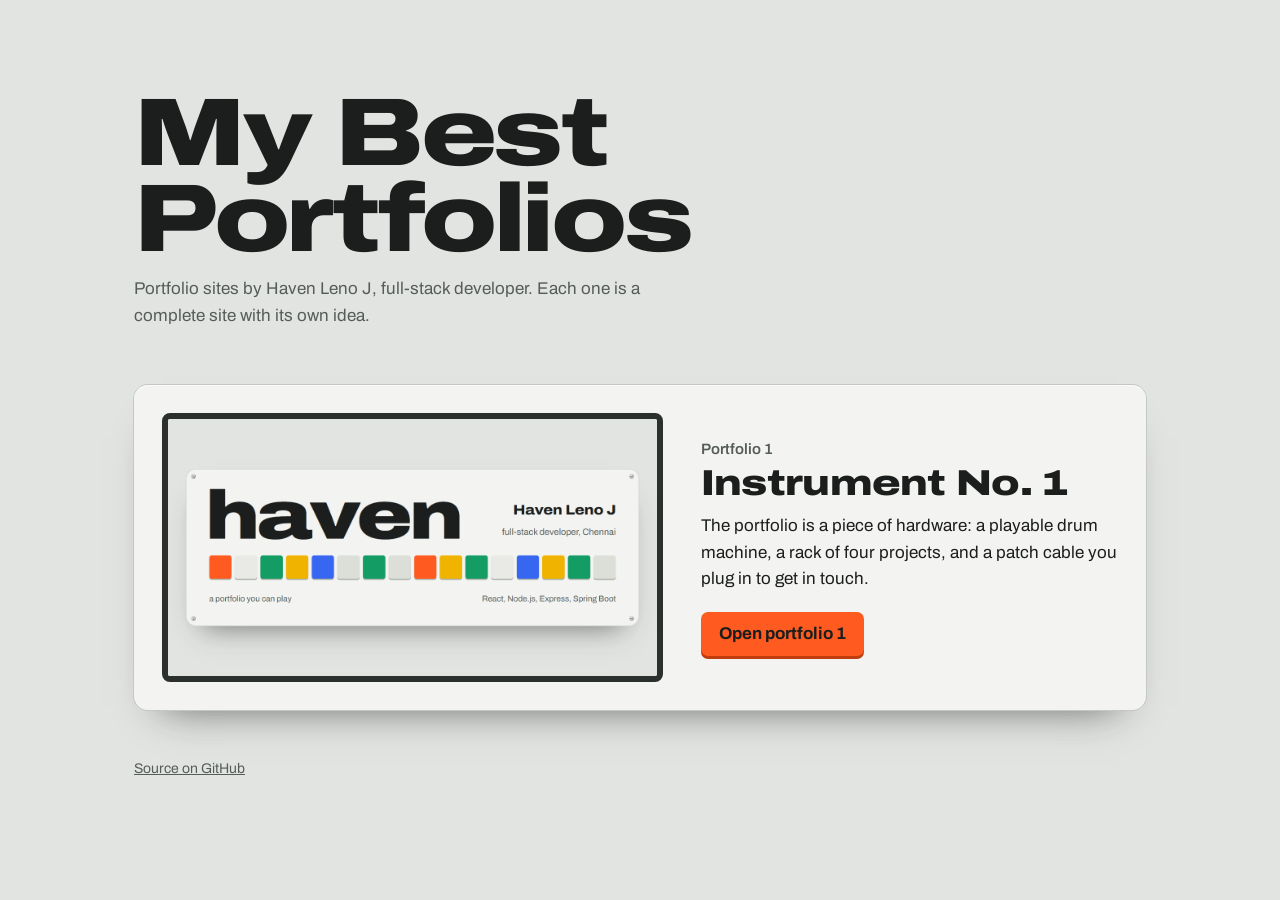
<file: index.html>
<!doctype html>
<html lang="en">
<head>
<meta charset="utf-8">
<meta name="viewport" content="width=device-width, initial-scale=1">
<title>My Best Portfolios, Haven Leno J</title>
<meta name="description" content="A collection of portfolio sites by Haven Leno J, full-stack developer.">
<link rel="icon" href="data:image/svg+xml,%3Csvg xmlns='http://www.w3.org/2000/svg' viewBox='0 0 32 32'%3E%3Ccircle cx='16' cy='16' r='14' fill='%23FF5A1F'/%3E%3Crect x='14.5' y='4' width='3' height='11' rx='1.5' fill='%231B1E1D'/%3E%3C/svg%3E">
<link rel="preconnect" href="https://fonts.googleapis.com">
<link rel="preconnect" href="https://fonts.gstatic.com" crossorigin>
<link rel="stylesheet" href="https://fonts.googleapis.com/css2?family=Archivo:wdth,wght@62..125,100..900&display=swap">
<style>
  /* Index of the collection: one card per portfolio, same materials as portfolio 1. */
  :root {
    --page: #E2E4E1; --panel: #F3F4F1; --edge: #C4C8C3; --ink: #1B1E1D; --ink-soft: #565C59;
    --orange: #FF5A1F; --bezel: #2B2F2D; --shadow-rgb: 20 24 22;
    color-scheme: light;
  }
  @media (prefers-color-scheme: dark) {
    :root {
      --page: #141617; --panel: #222527; --edge: #0A0B0C; --ink: #E7E9E5; --ink-soft: #A3A9A5;
      --bezel: #0B0C0D; --shadow-rgb: 0 0 0; color-scheme: dark;
    }
  }
  * { box-sizing: border-box; }
  body {
    margin: 0;
    background: var(--page);
    color: var(--ink);
    font: 17px/1.55 "Archivo", "Helvetica Neue", Arial, sans-serif;
  }
  main { max-width: 1100px; margin-inline: auto; padding: clamp(40px, 7vw, 96px) clamp(16px, 4vw, 44px); }
  h1 {
    margin: 0 0 14px;
    font-size: clamp(44px, 8vw, 96px);
    font-weight: 850;
    font-stretch: 125%;
    line-height: .9;
    letter-spacing: -0.035em;
    text-wrap: balance;
  }
  .lead { max-width: 56ch; margin: 0 0 clamp(32px, 5vw, 56px); color: var(--ink-soft); }
  .list { display: grid; gap: 24px; margin: 0; padding: 0; list-style: none; }
  .card {
    display: grid;
    grid-template-columns: minmax(0, 1.2fr) minmax(0, 1fr);
    gap: clamp(20px, 3vw, 40px);
    align-items: center;
    padding: clamp(16px, 2.4vw, 28px);
    border-radius: 14px;
    background: var(--panel);
    box-shadow: inset 0 1px 0 rgb(255 255 255 / .6), 0 0 0 1px var(--edge), 0 24px 40px -28px rgb(var(--shadow-rgb) / .7);
  }
  .card img {
    display: block;
    width: 100%;
    height: auto;
    border: 6px solid var(--bezel);
    border-radius: 8px;
  }
  .card h2 { margin: 0 0 4px; font-size: 15px; font-weight: 600; color: var(--ink-soft); }
  .card h3 { margin: 0 0 12px; font-size: clamp(26px, 3vw, 36px); font-weight: 850; font-stretch: 125%; line-height: 1; letter-spacing: -0.02em; }
  .card p { margin: 0 0 20px; }
  .open {
    display: inline-flex;
    align-items: center;
    min-height: 44px;
    padding: 0 18px;
    border-radius: 7px;
    background: var(--orange);
    color: #1B1E1D;
    font-weight: 700;
    text-decoration: none;
    box-shadow: 0 3px 0 #BF3C0C;
  }
  .open:active { transform: translateY(2px); box-shadow: 0 1px 0 #BF3C0C; }
  .open:focus-visible, a:focus-visible { outline: 2px solid #3767F0; outline-offset: 3px; }
  footer { margin-top: 48px; color: var(--ink-soft); font-size: 14px; }
  footer a { color: inherit; }
  @media (max-width: 720px) { .card { grid-template-columns: 1fr; } }
</style>
</head>
<body>
<main>
  <h1>My Best Portfolios</h1>
  <p class="lead">Portfolio sites by Haven Leno J, full-stack developer. Each one is a complete site with its own idea.</p>
  <ol class="list">
    <li class="card">
      <a href="portfolio-1/" tabindex="-1" aria-hidden="true"><img src="portfolio-1/img/og.png" alt="" width="1200" height="630"></a>
      <div>
        <h2>Portfolio 1</h2>
        <h3>Instrument No. 1</h3>
        <p>The portfolio is a piece of hardware: a playable drum machine, a rack of four projects, and a patch cable you plug in to get in touch.</p>
        <a class="open" href="portfolio-1/">Open portfolio 1</a>
      </div>
    </li>
  </ol>
  <footer><a href="https://github.com/HavenLeno22/my-best-portfolios">Source on GitHub</a></footer>
</main>
</body>
</html>
</file>
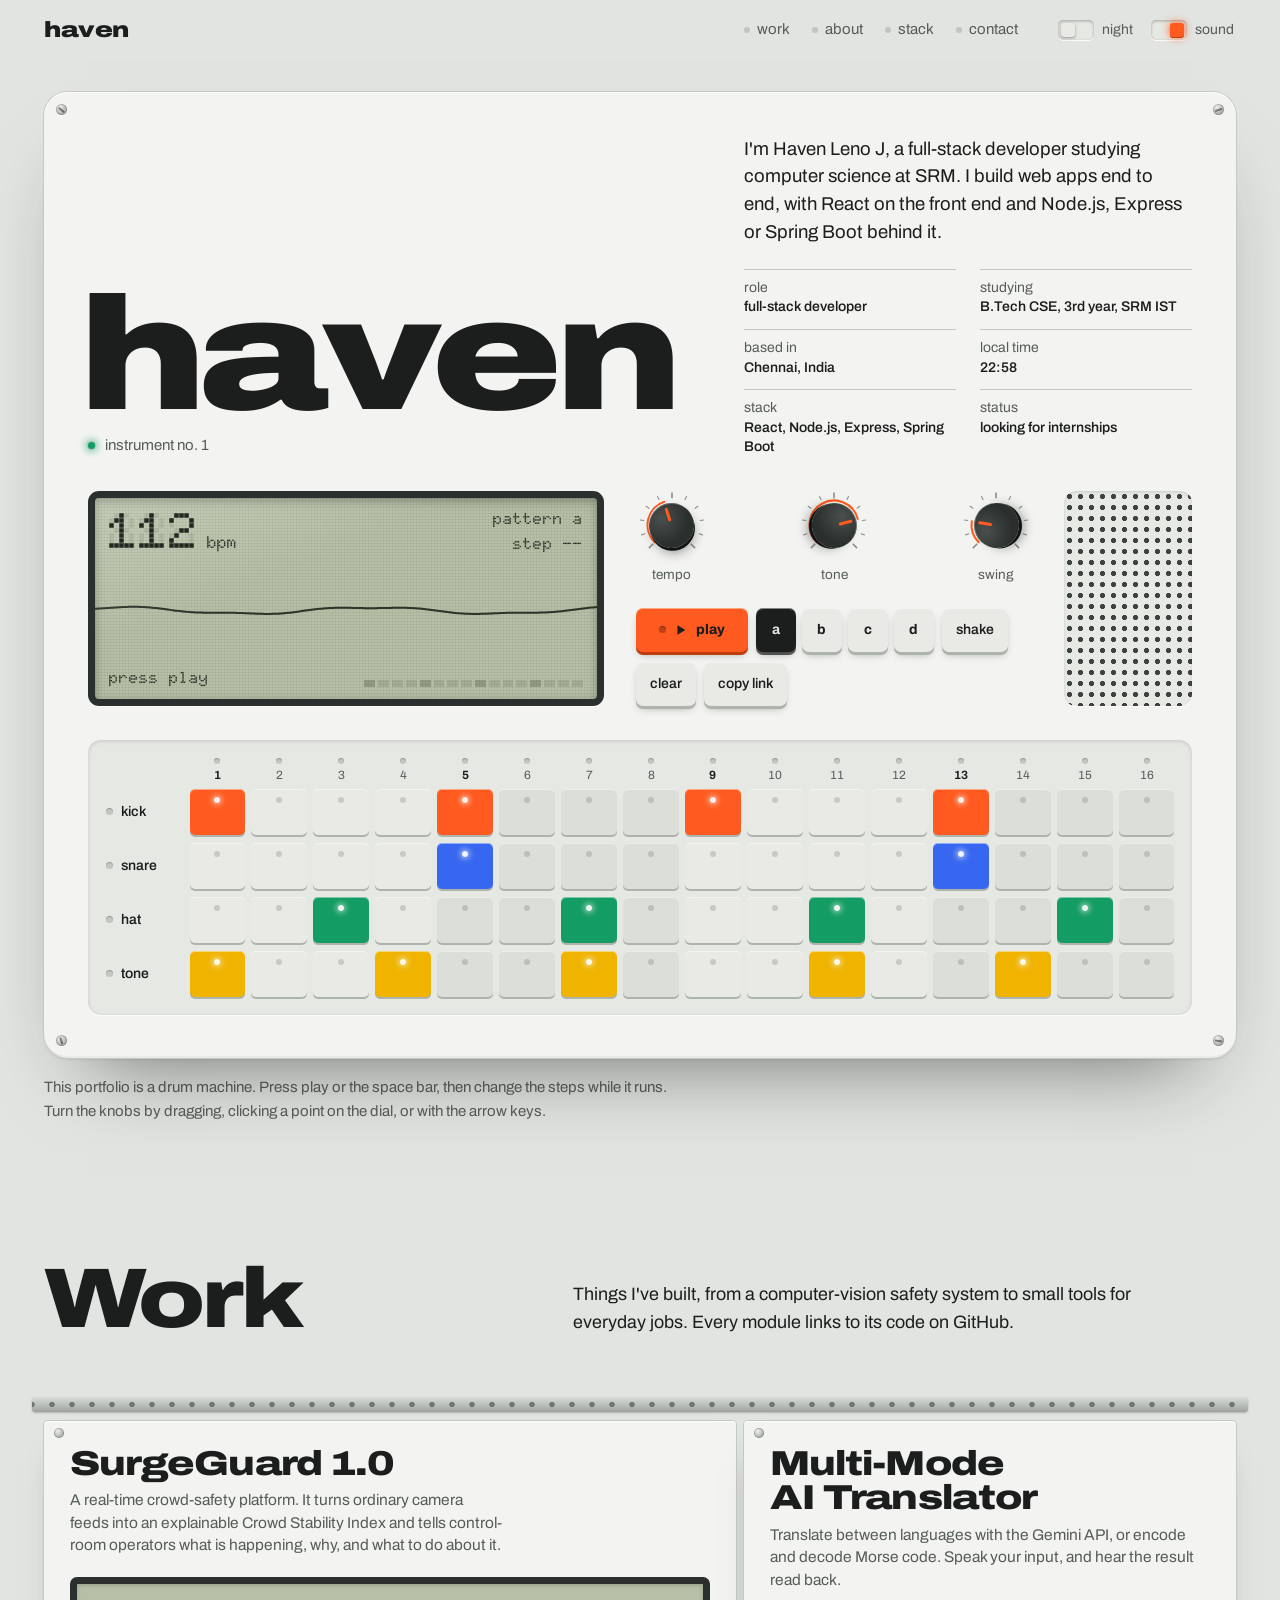
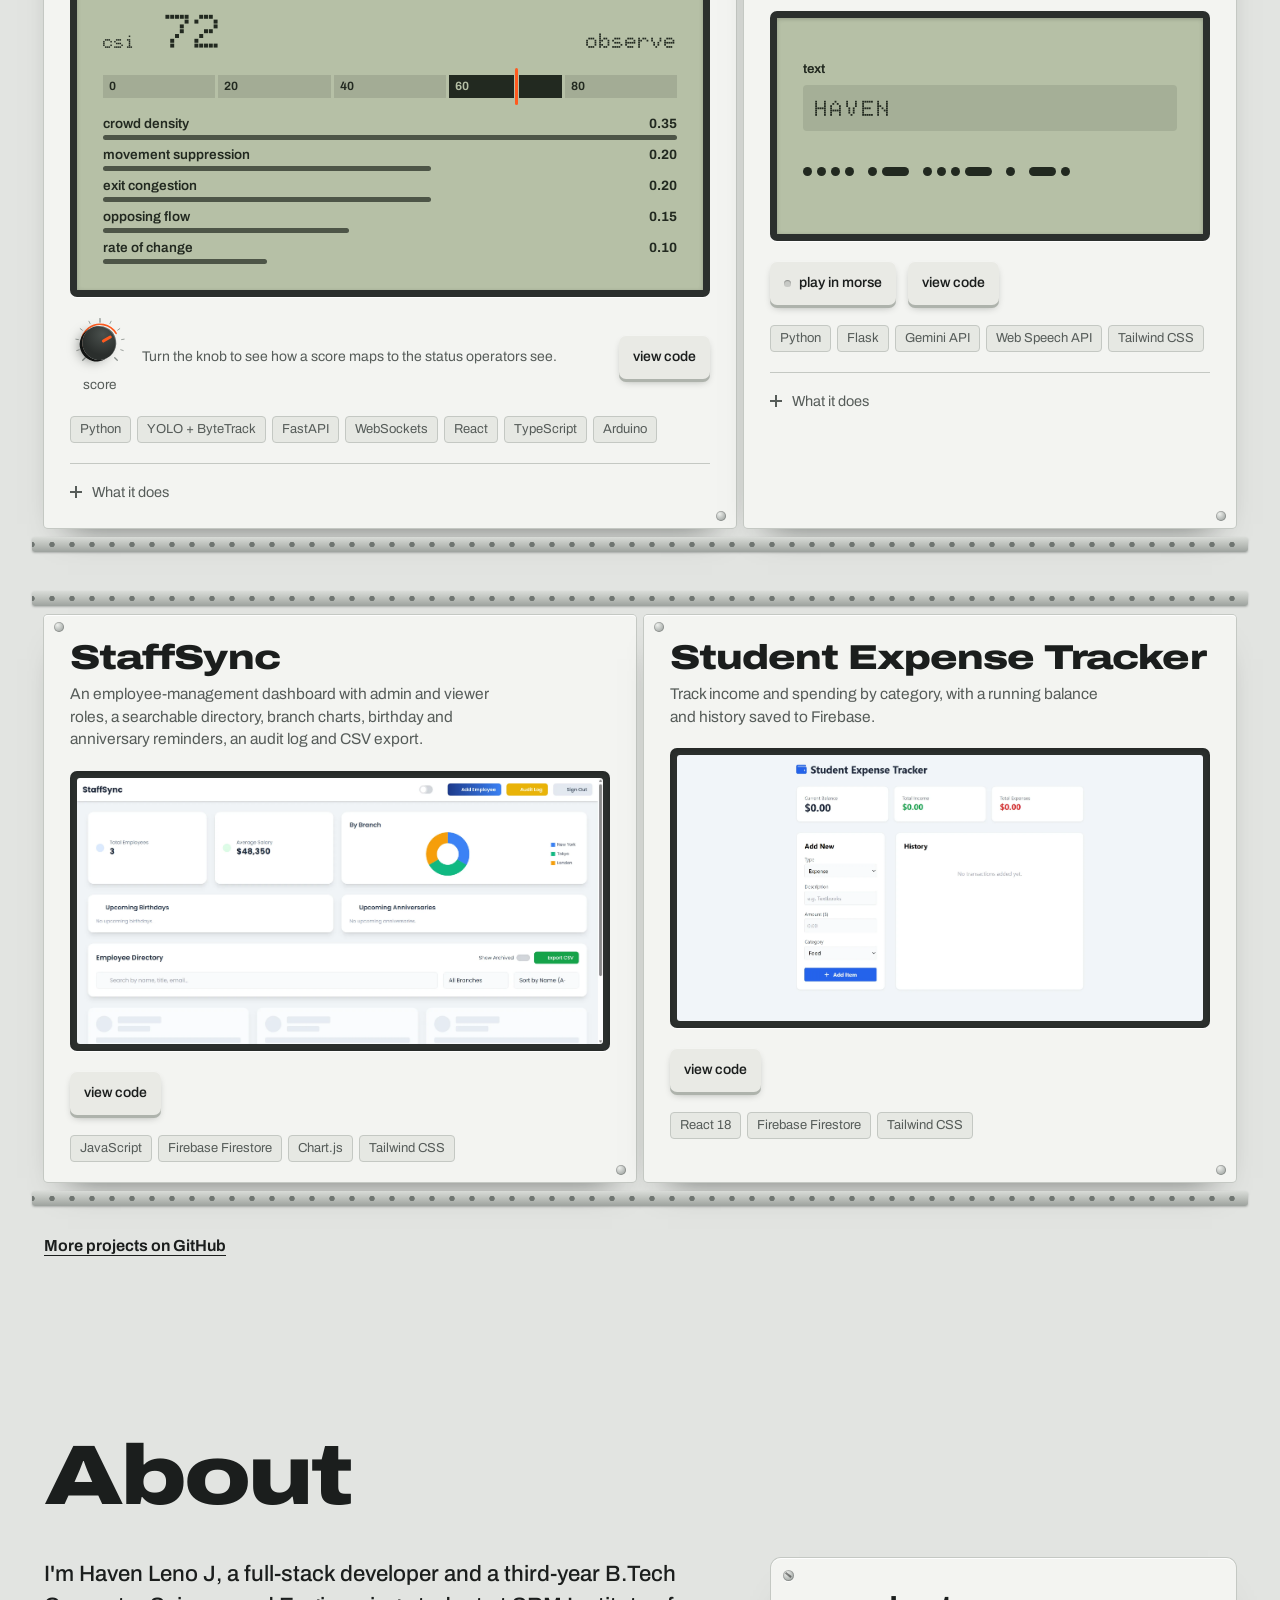
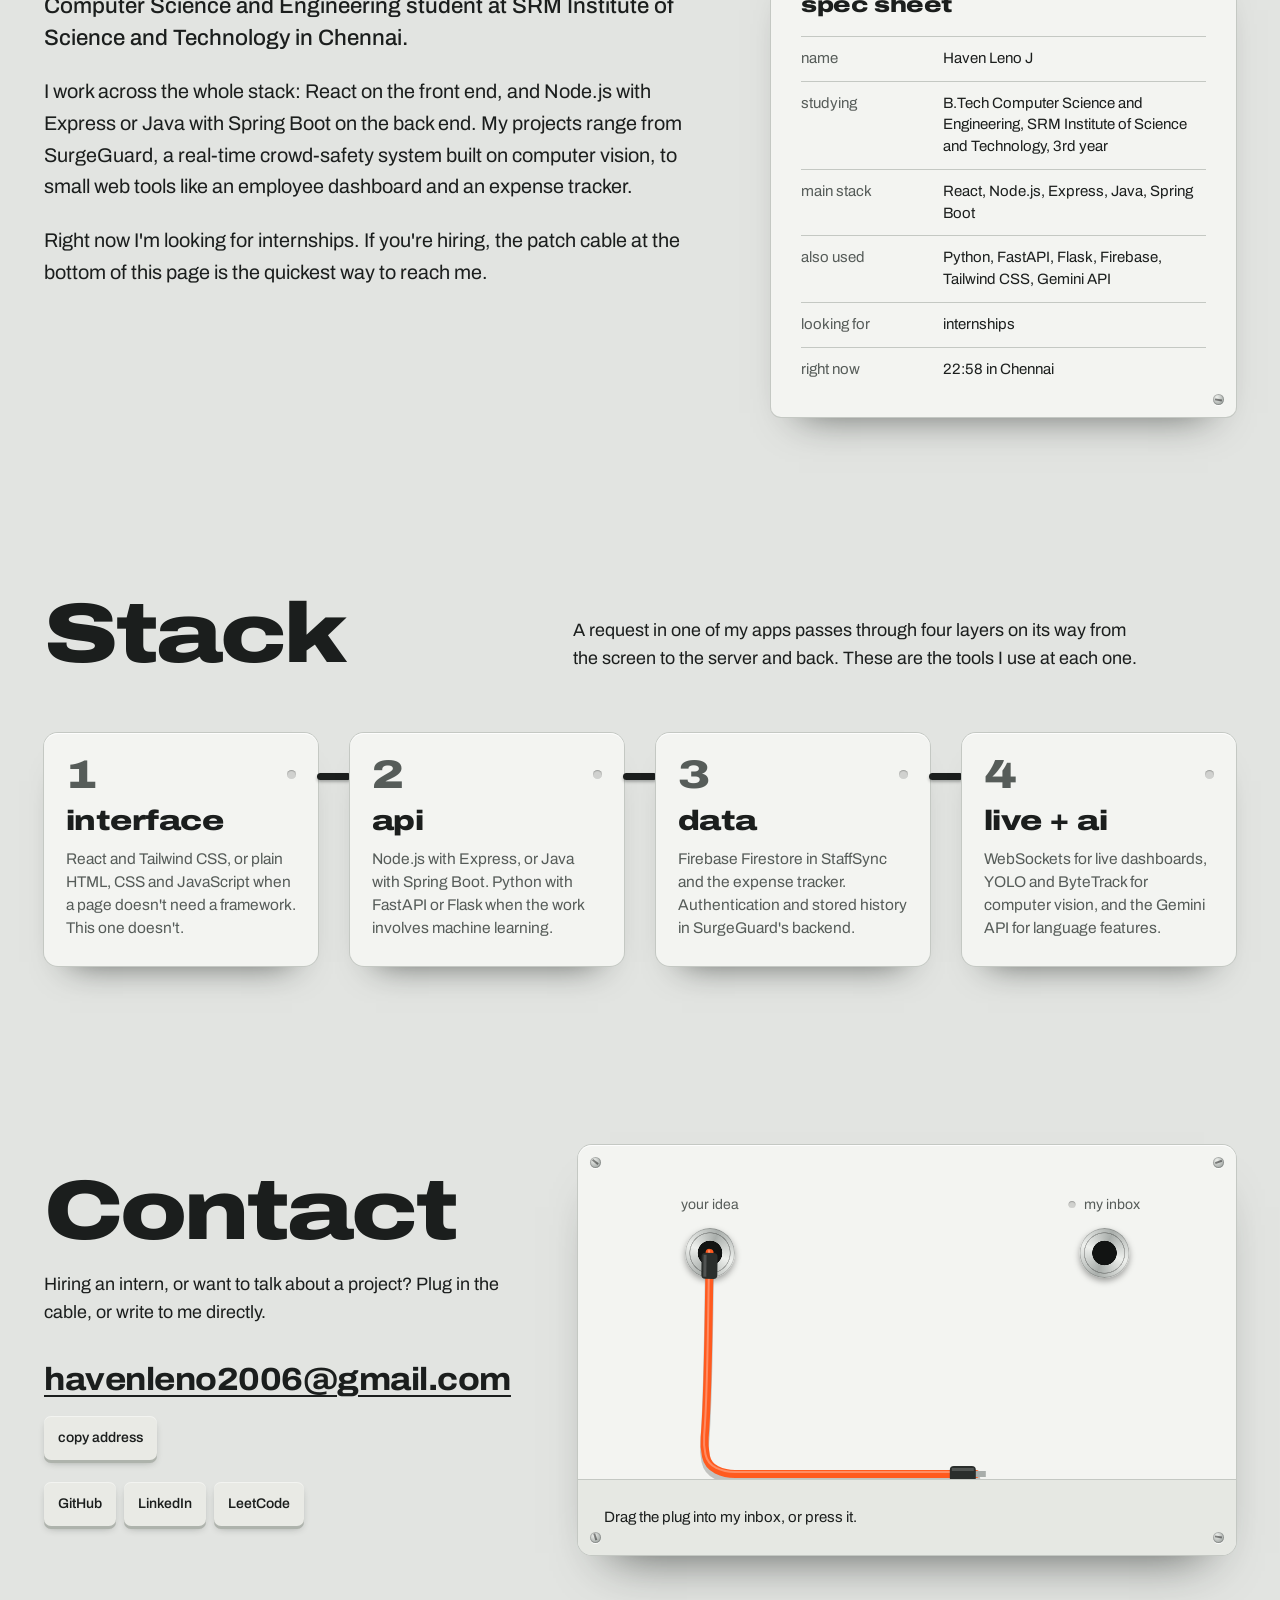
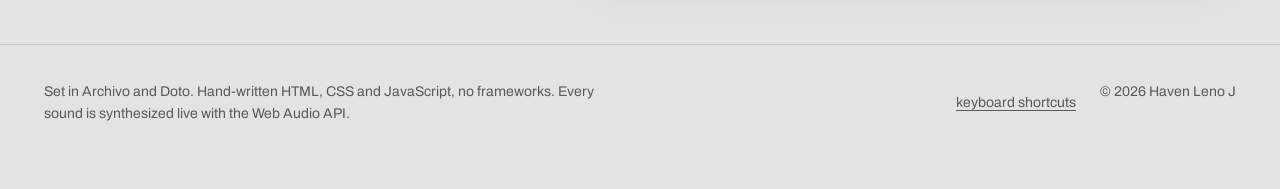
<file: portfolio-1/index.html>
<!doctype html>
<html lang="en">
<head>
<meta charset="utf-8">
<meta name="viewport" content="width=device-width, initial-scale=1, viewport-fit=cover">
<title>Haven Leno J, full-stack developer</title>
<meta name="description" content="Haven Leno J is a full-stack developer and 3rd-year B.Tech CSE student at SRM IST, Chennai, working with React, Node.js, Express and Spring Boot. Looking for internships.">
<meta name="author" content="Haven Leno J">
<link rel="canonical" href="https://havenleno22.github.io/my-best-portfolios/portfolio-1/">
<meta property="og:type" content="website">
<meta property="og:title" content="Haven Leno J, full-stack developer">
<meta property="og:description" content="A portfolio you can play: a drum machine, four projects, and a patch cable to get in touch.">
<meta property="og:url" content="https://havenleno22.github.io/my-best-portfolios/portfolio-1/">
<meta property="og:image" content="https://havenleno22.github.io/my-best-portfolios/portfolio-1/img/og.png">
<meta property="og:image:width" content="1200">
<meta property="og:image:height" content="630">
<meta property="og:image:alt" content="The haven drum machine: a light grey device with an LCD, knobs and a grid of coloured step keys.">
<meta name="twitter:card" content="summary_large_image">
<meta name="theme-color" content="#E2E4E1" media="(prefers-color-scheme: light)">
<meta name="theme-color" content="#141617" media="(prefers-color-scheme: dark)">
<link rel="icon" href="data:image/svg+xml,%3Csvg xmlns='http://www.w3.org/2000/svg' viewBox='0 0 32 32'%3E%3Ccircle cx='16' cy='16' r='14' fill='%23FF5A1F'/%3E%3Crect x='14.5' y='4' width='3' height='11' rx='1.5' fill='%231B1E1D'/%3E%3C/svg%3E">
<link rel="preconnect" href="https://fonts.googleapis.com">
<link rel="preconnect" href="https://fonts.gstatic.com" crossorigin>
<link rel="stylesheet" href="https://fonts.googleapis.com/css2?family=Archivo:ital,wdth,wght@0,62..125,100..900;1,62..125,100..900&family=Doto:wght@400..900&display=swap">
<script>
  // Apply a saved theme before first paint so the page never flashes the wrong one.
  (function () {
    document.documentElement.classList.add('js');
    try {
      var saved = JSON.parse(localStorage.getItem('leno:theme'));
      if (saved === 'dark' || saved === 'light') document.documentElement.setAttribute('data-theme', saved);
    } catch (e) {}
  })();
</script>
<link rel="stylesheet" href="css/main.css">
<link rel="stylesheet" href="css/device.css">
<link rel="stylesheet" href="css/rack.css">
<link rel="stylesheet" href="css/sections.css">
</head>
<body>

<a class="skip" href="#work">Skip to the work</a>

<header class="topbar" id="topbar">
  <div class="wrap topbar__inner">
    <a class="topbar__mark" href="#top" aria-label="Haven Leno J, back to the top">haven</a>
    <nav class="topbar__nav" aria-label="Sections">
      <a href="#work">work</a>
      <a href="#about">about</a>
      <a href="#stack">stack</a>
      <a href="#contact">contact</a>
    </nav>
    <div class="topbar__switches">
      <button class="switch" id="theme-switch" type="button" role="switch" aria-checked="false">
        <span class="switch__track" aria-hidden="true"><span class="switch__thumb"></span></span>
        <span class="switch__label">night</span>
      </button>
      <button class="switch" id="sound-switch" type="button" role="switch" aria-checked="true">
        <span class="switch__track" aria-hidden="true"><span class="switch__thumb"></span></span>
        <span class="switch__label">sound</span>
      </button>
    </div>
  </div>
</header>

<main id="main">

  <!-- The hero is a working drum machine. -->
  <section class="hero wrap" id="top" aria-labelledby="hero-title">
    <div class="device" id="device" data-state="off">
      <span class="screw screw--tl" aria-hidden="true"></span>
      <span class="screw screw--tr" aria-hidden="true"></span>
      <span class="screw screw--bl" aria-hidden="true"></span>
      <span class="screw screw--br" aria-hidden="true"></span>

      <div class="device__head">
        <div class="device__brand">
          <h1 class="wordmark" id="hero-title"><span aria-hidden="true">haven</span><span class="visually-hidden">Haven Leno J</span></h1>
          <p class="device__model"><span class="led led--power" aria-hidden="true"></span>instrument no. 1</p>
        </div>
        <div class="device__intro">
          <p class="lede">I'm Haven Leno J, a full-stack developer studying computer science at SRM. I build web apps end to end, with React on the front end and Node.js, Express or Spring Boot behind it.</p>
          <dl class="plate">
            <div><dt>role</dt><dd>full-stack developer</dd></div>
            <div><dt>studying</dt><dd>B.Tech CSE, 3rd year, SRM IST</dd></div>
            <div><dt>based in</dt><dd data-place>Chennai, India</dd></div>
            <div><dt>local time</dt><dd><time data-clock>--:--</time></dd></div>
            <div><dt>stack</dt><dd>React, Node.js, Express, Spring Boot</dd></div>
            <div><dt>status</dt><dd>looking for internships</dd></div>
          </dl>
        </div>
      </div>

      <div class="device__deck">
        <div class="lcd" id="lcd">
          <canvas class="lcd__scope" id="scope" aria-hidden="true"></canvas>
          <div class="lcd__top">
            <div class="lcd__tempo">
              <span class="lcd__ghost" aria-hidden="true">888</span>
              <span class="lcd__bpm" id="lcd-bpm">112</span>
              <span class="lcd__unit">bpm</span>
            </div>
            <div class="lcd__meta">
              <span id="lcd-pattern">pattern a</span>
              <span id="lcd-step">step --</span>
            </div>
          </div>
          <div class="lcd__bottom">
            <span class="lcd__msg" id="lcd-msg" aria-live="polite">press play</span>
            <span class="lcd__steps" id="lcd-steps" aria-hidden="true"></span>
          </div>
        </div>

        <div class="controls">
          <div class="knobs">
            <div class="knob-wrap"><div id="knob-tempo"></div><span class="knob-label" id="knob-tempo-label">tempo</span></div>
            <div class="knob-wrap"><div id="knob-tone"></div><span class="knob-label" id="knob-tone-label">tone</span></div>
            <div class="knob-wrap"><div id="knob-swing"></div><span class="knob-label" id="knob-swing-label">swing</span></div>
          </div>
          <div class="transport">
            <button class="key key--play" id="play" type="button">
              <span class="key__led" aria-hidden="true"></span>
              <svg class="icon icon--play" viewBox="0 0 16 16" aria-hidden="true"><path d="M4 2.5v11l9-5.5z"/></svg>
              <svg class="icon icon--stop" viewBox="0 0 16 16" aria-hidden="true"><rect x="3.5" y="3.5" width="9" height="9" rx="1"/></svg>
              <span class="key__text">play</span>
            </button>
            <div class="patterns" role="group" aria-label="Patterns">
              <button class="key" type="button" data-pattern="a" aria-pressed="true" aria-label="Pattern a, four on the floor">a</button>
              <button class="key" type="button" data-pattern="b" aria-pressed="false" aria-label="Pattern b, broken beat">b</button>
              <button class="key" type="button" data-pattern="c" aria-pressed="false" aria-label="Pattern c, half time">c</button>
              <button class="key" type="button" data-pattern="d" aria-pressed="false" aria-label="Pattern d, electro">d</button>
            </div>
            <button class="key" id="shake" type="button">shake</button>
            <button class="key" id="clear" type="button">clear</button>
            <button class="key" id="share" type="button">copy link</button>
          </div>
        </div>

        <div class="grille" id="grille" aria-hidden="true"></div>
      </div>

      <div class="seq" id="seq" role="group" aria-label="Step sequencer, 4 lanes of 16 steps" aria-describedby="seq-help">
        <p class="visually-hidden" id="seq-help">Each button turns one step on or off. Use the arrow keys to move between steps.</p>
      </div>
    </div>
    <p class="hero__hint">This portfolio is a drum machine. Press play or the space bar, then change the steps while it runs. Turn the knobs by dragging, clicking a point on the dial, or with the arrow keys.</p>
  </section>

  <!-- Work: four projects mounted in a rack. -->
  <section class="section wrap" id="work" aria-labelledby="work-title">
    <div class="section__head">
      <h2 class="section__title" id="work-title">Work</h2>
      <p class="section__lead">Things I've built, from a computer-vision safety system to small tools for everyday jobs. Every module links to its code on GitHub.</p>
    </div>

    <div class="rack">
      <div class="rack__row">

        <article class="module project" id="surgeguard" aria-labelledby="surgeguard-title" style="--span: 7">
          <header class="module__head">
            <h3 id="surgeguard-title">SurgeGuard 1.0</h3>
            <p>A real-time crowd-safety platform. It turns ordinary camera feeds into an explainable Crowd Stability Index and tells control-room operators what is happening, why, and what to do about it.</p>
          </header>
          <div class="module__screen csi" id="csi">
            <div class="csi__top">
              <p class="csi__score"><span class="csi__label">csi</span> <span id="csi-value">72</span></p>
              <p class="csi__status" id="csi-status" aria-live="polite">observe</p>
            </div>
            <div class="csi__scale" aria-hidden="true">
              <span data-band="critical">0</span><span data-band="high">20</span><span data-band="attention">40</span><span data-band="observe">60</span><span data-band="stable">80</span>
              <i class="csi__needle" id="csi-needle"></i>
            </div>
            <ul class="csi__weights" aria-label="Indicator weights in the score">
              <li style="--w: .35"><span>crowd density</span><b>0.35</b></li>
              <li style="--w: .20"><span>movement suppression</span><b>0.20</b></li>
              <li style="--w: .20"><span>exit congestion</span><b>0.20</b></li>
              <li style="--w: .15"><span>opposing flow</span><b>0.15</b></li>
              <li style="--w: .10"><span>rate of change</span><b>0.10</b></li>
            </ul>
          </div>
          <div class="module__controls">
            <div class="knob-wrap knob-wrap--small"><div id="knob-csi"></div><span class="knob-label" id="knob-csi-label">score</span></div>
            <p class="module__hint">Turn the knob to see how a score maps to the status operators see.</p>
            <a class="key" href="https://github.com/HavenLeno22/surgeguard-crowd-safety" rel="noopener">view code</a>
          </div>
          <ul class="chips" aria-label="Built with">
            <li>Python</li><li>YOLO + ByteTrack</li><li>FastAPI</li><li>WebSockets</li><li>React</li><li>TypeScript</li><li>Arduino</li>
          </ul>
          <details class="module__notes">
            <summary>What it does</summary>
            <p>Every camera feed goes through Ultralytics YOLO (people only) and ByteTrack, so each person keeps an identity between frames. It runs on CUDA with FP16 when it can and falls back to the CPU, and it says which one it is using.</p>
            <p>The score is <code>CSI = clamp(100 − Σ wᵢ·pᵢ, 0, 100)</code> over the five weighted indicators above. Weights renormalise when an indicator can't be measured, the score is smoothed, and a band change needs hysteresis before it takes effect. Every reading carries a confidence and the factor that limits it.</p>
            <p>An evidence engine turns measurements into plain observations, such as "Opposing movement detected", each citing the number behind it. A decision engine then issues an operational report with actions like opening more exit capacity, which operators acknowledge and log to a timeline. It also forecasts queues, combines several cameras into one site view, and can drive an Arduino alert light and buzzer.</p>
          </details>
        </article>

        <article class="module project" id="translator" aria-labelledby="translator-title" style="--span: 5">
          <header class="module__head">
            <h3 id="translator-title">Multi-Mode AI Translator</h3>
            <p>Translate between languages with the Gemini API, or encode and decode Morse code. Speak your input, and hear the result read back.</p>
          </header>
          <div class="module__screen morse">
            <label class="morse__field" for="morse-input"><span>text</span>
              <input id="morse-input" type="text" value="HAVEN" maxlength="20" autocomplete="off" spellcheck="false">
            </label>
            <p class="morse__code" id="morse-code" role="img" aria-label="HAVEN in Morse code"></p>
          </div>
          <div class="module__controls">
            <button class="key" id="morse-play" type="button"><span class="key__led" aria-hidden="true"></span><span class="key__text">play in morse</span></button>
            <a class="key" href="https://github.com/HavenLeno22/multi-mode-ai-translator" rel="noopener">view code</a>
          </div>
          <ul class="chips" aria-label="Built with">
            <li>Python</li><li>Flask</li><li>Gemini API</li><li>Web Speech API</li><li>Tailwind CSS</li>
          </ul>
          <details class="module__notes">
            <summary>What it does</summary>
            <p>Language mode sends text to the Gemini API and covers languages including Tamil, Telugu and Spanish. Morse mode encodes English, and decodes from typed text, a tap pad, or an uploaded <code>.txt</code> file.</p>
            <p>Voice input uses the Web Speech API, translations can be read aloud, and a history log keeps past translations. The Morse player above is a small re-creation of the encoder for this page.</p>
          </details>
        </article>

      </div>
      <div class="rack__row">

        <article class="module project" id="staffsync" aria-labelledby="staffsync-title" style="--span: 6">
          <header class="module__head">
            <h3 id="staffsync-title">StaffSync</h3>
            <p>An employee-management dashboard with admin and viewer roles, a searchable directory, branch charts, birthday and anniversary reminders, an audit log and CSV export.</p>
          </header>
          <figure class="module__screen shot">
            <img src="img/staffsync.webp" alt="StaffSync dashboard: employee count, average salary, a donut chart of employees by branch, upcoming birthdays and anniversaries, and the employee directory with search, branch filter and CSV export." width="2561" height="1294" loading="lazy" decoding="async">
          </figure>
          <div class="module__controls">
            <a class="key" href="https://github.com/HavenLeno22/staff-sync" rel="noopener">view code</a>
          </div>
          <ul class="chips" aria-label="Built with">
            <li>JavaScript</li><li>Firebase Firestore</li><li>Chart.js</li><li>Tailwind CSS</li>
          </ul>
        </article>

        <article class="module project" id="expenses" aria-labelledby="expenses-title" style="--span: 6">
          <header class="module__head">
            <h3 id="expenses-title">Student Expense Tracker</h3>
            <p>Track income and spending by category, with a running balance and history saved to Firebase.</p>
          </header>
          <figure class="module__screen shot">
            <img src="img/expense-tracker.webp" alt="Student Expense Tracker: cards for current balance, total income and total expenses, a form to add an expense or income with a category, and a history list." width="2561" height="1294" loading="lazy" decoding="async">
          </figure>
          <div class="module__controls">
            <a class="key" href="https://github.com/HavenLeno22/student-expense-tracker" rel="noopener">view code</a>
          </div>
          <ul class="chips" aria-label="Built with">
            <li>React 18</li><li>Firebase Firestore</li><li>Tailwind CSS</li>
          </ul>
        </article>

      </div>
    </div>
    <p class="work__more"><a href="https://github.com/HavenLeno22" rel="noopener">More projects on GitHub</a></p>
  </section>

  <!-- About -->
  <section class="section wrap about" id="about" aria-labelledby="about-title">
    <div class="section__head">
      <h2 class="section__title" id="about-title">About</h2>
    </div>
    <div class="about__grid">
      <div class="about__text">
        <p>I'm Haven Leno J, a full-stack developer and a third-year B.Tech Computer Science and Engineering student at SRM Institute of Science and Technology in Chennai.</p>
        <p>I work across the whole stack: React on the front end, and Node.js with Express or Java with Spring Boot on the back end. My projects range from SurgeGuard, a real-time crowd-safety system built on computer vision, to small web tools like an employee dashboard and an expense tracker.</p>
        <p>Right now I'm looking for internships. If you're hiring, the patch cable at the bottom of this page is the quickest way to reach me.</p>
      </div>
      <aside class="spec" aria-labelledby="spec-title">
        <span class="screw screw--tl" aria-hidden="true"></span>
        <span class="screw screw--br" aria-hidden="true"></span>
        <h3 class="spec__title" id="spec-title">spec sheet</h3>
        <dl class="spec__list">
          <div><dt>name</dt><dd>Haven Leno J</dd></div>
          <div><dt>studying</dt><dd>B.Tech Computer Science and Engineering, SRM Institute of Science and Technology, 3rd year</dd></div>
          <div><dt>main stack</dt><dd>React, Node.js, Express, Java, Spring Boot</dd></div>
          <div><dt>also used</dt><dd>Python, FastAPI, Flask, Firebase, Tailwind CSS, Gemini API</dd></div>
          <div><dt>looking for</dt><dd>internships</dd></div>
          <div><dt>right now</dt><dd id="now-status">checking the clock</dd></div>
        </dl>
      </aside>
    </div>
  </section>

  <!-- Stack: the layers of a full-stack app really are a chain, so they are numbered. -->
  <section class="section wrap" id="stack" aria-labelledby="stack-title">
    <div class="section__head">
      <h2 class="section__title" id="stack-title">Stack</h2>
      <p class="section__lead">A request in one of my apps passes through four layers on its way from the screen to the server and back. These are the tools I use at each one.</p>
    </div>
    <ol class="chain" id="chain">
      <li class="pedal">
        <div class="pedal__top"><span class="pedal__num">1</span><span class="led" aria-hidden="true"></span></div>
        <h3>interface</h3>
        <p>React and Tailwind CSS, or plain HTML, CSS and JavaScript when a page doesn't need a framework. This one doesn't.</p>
      </li>
      <li class="pedal">
        <div class="pedal__top"><span class="pedal__num">2</span><span class="led" aria-hidden="true"></span></div>
        <h3>api</h3>
        <p>Node.js with Express, or Java with Spring Boot. Python with FastAPI or Flask when the work involves machine learning.</p>
      </li>
      <li class="pedal">
        <div class="pedal__top"><span class="pedal__num">3</span><span class="led" aria-hidden="true"></span></div>
        <h3>data</h3>
        <p>Firebase Firestore in StaffSync and the expense tracker. Authentication and stored history in SurgeGuard's backend.</p>
      </li>
      <li class="pedal">
        <div class="pedal__top"><span class="pedal__num">4</span><span class="led" aria-hidden="true"></span></div>
        <h3>live + ai</h3>
        <p>WebSockets for live dashboards, YOLO and ByteTrack for computer vision, and the Gemini API for language features.</p>
      </li>
    </ol>
  </section>

  <!-- Contact: a patch bay with a real cable. The address is always visible as text. -->
  <section class="section wrap contact" id="contact" aria-labelledby="contact-title">
    <div class="contact__grid">
      <div class="contact__text">
        <h2 class="section__title" id="contact-title">Contact</h2>
        <p class="section__lead">Hiring an intern, or want to talk about a project? Plug in the cable, or write to me directly.</p>
        <div class="contact__email">
          <a class="contact__address" data-email href="mailto:havenleno2006@gmail.com">havenleno2006@gmail.com</a>
          <button class="key" type="button" data-copy-email>copy address</button>
        </div>
        <ul class="contact__links" aria-label="Elsewhere">
          <li><a class="key" href="https://github.com/HavenLeno22" rel="me noopener">GitHub</a></li>
          <li><a class="key" href="https://www.linkedin.com/in/havenleno" rel="me noopener">LinkedIn</a></li>
          <li><a class="key" href="https://leetcode.com/u/lenohaven/" rel="me noopener">LeetCode</a></li>
        </ul>
      </div>
      <div class="patchbay" id="patchbay">
        <span class="screw screw--tl" aria-hidden="true"></span>
        <span class="screw screw--tr" aria-hidden="true"></span>
        <span class="screw screw--bl" aria-hidden="true"></span>
        <span class="screw screw--br" aria-hidden="true"></span>
        <canvas class="patchbay__canvas" id="patch-canvas" aria-hidden="true"></canvas>
        <div class="jack jack--out" id="jack-out">
          <span class="jack__hole" aria-hidden="true"></span>
          <span class="jack__label">your idea</span>
        </div>
        <div class="jack jack--in" id="jack-in">
          <span class="jack__hole" aria-hidden="true"></span>
          <span class="jack__label"><span class="led" id="jack-led" aria-hidden="true"></span>my inbox</span>
        </div>
        <button class="patch__plug" id="patch-plug" type="button" aria-label="Cable plug. Press to plug it into my inbox."></button>
        <div class="patchbay__status">
          <p id="patch-status" aria-live="polite">Drag the plug into my inbox, or press it.</p>
          <div class="patchbay__actions" id="patch-actions" hidden>
            <a class="key key--go" data-email-compose href="mailto:havenleno2006@gmail.com">write an email</a>
            <button class="key" type="button" id="patch-unplug">unplug</button>
          </div>
        </div>
      </div>
    </div>
  </section>

</main>

<footer class="wrap colophon">
  <p>Set in Archivo and Doto. Hand-written HTML, CSS and JavaScript, no frameworks. Every sound is synthesized live with the Web Audio API.</p>
  <p class="colophon__end"><button class="linkish" type="button" id="open-shortcuts">keyboard shortcuts</button><span>&copy; <span data-year>2026</span> Haven Leno J</span></p>
</footer>

<div class="minideck" id="minideck" aria-hidden="true">
  <span class="minideck__steps" id="mini-steps"></span>
  <button class="key key--small" type="button" id="mini-stop" tabindex="-1">stop</button>
  <a class="minideck__back" href="#top" tabindex="-1">back to the device</a>
</div>

<dialog class="sheet" id="shortcuts" aria-labelledby="shortcuts-title">
  <h2 id="shortcuts-title">Keyboard shortcuts</h2>
  <dl class="sheet__list">
    <div><dt>play or stop</dt><dd><kbd>space</kbd></dd></div>
    <div><dt>patterns a to d</dt><dd><kbd>1</kbd> <kbd>2</kbd> <kbd>3</kbd> <kbd>4</kbd></dd></div>
    <div><dt>shake the pattern</dt><dd><kbd>r</kbd></dd></div>
    <div><dt>clear the pattern</dt><dd><kbd>c</kbd></dd></div>
    <div><dt>night mode</dt><dd><kbd>n</kbd></dd></div>
    <div><dt>sound on or off</dt><dd><kbd>m</kbd></dd></div>
    <div><dt>this sheet</dt><dd><kbd>?</kbd></dd></div>
  </dl>
  <form method="dialog"><button class="key" type="submit">close</button></form>
</dialog>

<div class="toast" id="toast" role="status" aria-live="polite"></div>

<script src="js/core.js" defer></script>
<script src="js/config.js" defer></script>
<script src="js/audio.js" defer></script>
<script src="js/knob.js" defer></script>
<script src="js/scope.js" defer></script>
<script src="js/sequencer.js" defer></script>
<script src="js/projects.js" defer></script>
<script src="js/patch.js" defer></script>
<script src="js/app.js" defer></script>
</body>
</html>
</file>
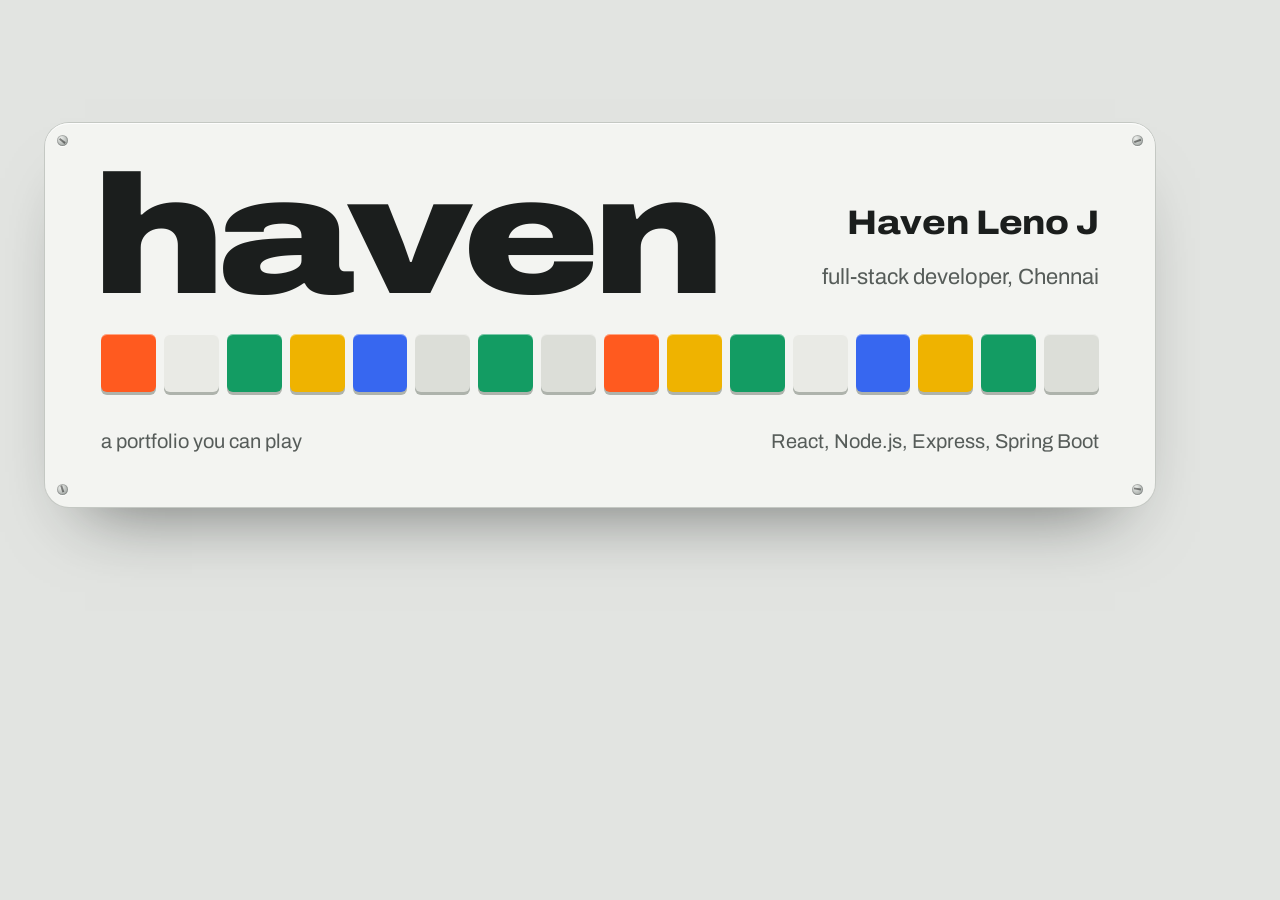
<file: portfolio-1/tools/og.html>
<!doctype html>
<html lang="en" data-theme="light">
<head>
<meta charset="utf-8">
<title>Social card</title>
<!-- Source for img/og.png, the image shown when the site is shared. Open at 1200x630 and capture. -->
<link rel="stylesheet" href="https://fonts.googleapis.com/css2?family=Archivo:wdth,wght@62..125,100..900&family=Doto:wght@400..900&display=swap">
<link rel="stylesheet" href="../css/main.css">
<link rel="stylesheet" href="../css/device.css">
<style>
  html, body { margin: 0; width: 1200px; height: 630px; overflow: hidden; }
  body { display: grid; place-items: center; background: var(--page); }
  .card {
    position: relative;
    display: grid;
    gap: 34px;
    width: 1110px;
    padding: 52px 56px 50px;
    border-radius: 24px;
    background: var(--panel);
    box-shadow: inset 0 1px 0 var(--hi), 0 0 0 1px var(--edge), 0 40px 70px -40px rgb(var(--shadow-rgb) / .6);
  }
  .card__top { display: flex; justify-content: space-between; align-items: end; gap: 40px; }
  .card .wordmark { width: auto; font-size: 168px; }
  .card__who { display: grid; gap: 10px; padding-bottom: 6px; text-align: right; }
  .card__name { font-size: 34px; font-weight: 800; font-stretch: 112%; letter-spacing: -0.01em; }
  .card__role { font-size: 22px; color: var(--ink-soft); }
  .card__keys { display: grid; grid-template-columns: repeat(16, 1fr); gap: 8px; }
  .card__keys i {
    height: 58px; border-radius: 6px; background: var(--key);
    box-shadow: inset 0 1px 0 rgb(255 255 255 / .45), 0 3px 0 var(--key-side);
  }
  .card__keys i:nth-child(n+5):nth-child(-n+8), .card__keys i:nth-child(n+13) { background: var(--key-alt); }
  .card__keys .o { background: var(--orange) !important; }
  .card__keys .b { background: var(--blue) !important; }
  .card__keys .g { background: var(--green) !important; }
  .card__keys .y { background: var(--yellow) !important; }
  .card__foot { display: flex; justify-content: space-between; color: var(--ink-soft); font-size: 20px; }
</style>
</head>
<body>
  <div class="card">
    <span class="screw screw--tl"></span><span class="screw screw--tr"></span>
    <span class="screw screw--bl"></span><span class="screw screw--br"></span>
    <div class="card__top">
      <div class="wordmark">haven</div>
      <div class="card__who">
        <div class="card__name">Haven Leno J</div>
        <div class="card__role">full-stack developer, Chennai</div>
      </div>
    </div>
    <div class="card__keys">
      <i class="o"></i><i></i><i class="g"></i><i class="y"></i>
      <i class="o b"></i><i></i><i class="g"></i><i></i>
      <i class="o"></i><i class="y"></i><i class="g"></i><i></i>
      <i class="b"></i><i class="y"></i><i class="g"></i><i></i>
    </div>
    <div class="card__foot"><span>a portfolio you can play</span><span>React, Node.js, Express, Spring Boot</span></div>
  </div>
</body>
</html>
</file>
<file: portfolio-1/css/main.css>
/* Arial resized to Archivo's measured width and vertical metrics, so text barely moves
   when the web font arrives (keeps layout shift near zero). */
@font-face {
  font-family: "Archivo Fallback";
  src: local("Arial"), local("Helvetica"), local("Liberation Sans");
  size-adjust: 97.9%;
  ascent-override: 89.9%;
  descent-override: 21.5%;
  line-gap-override: 0%;
}

/* Layout: one device-scale hero, then rack rows of live modules on a 12-column grid.
   Everything is a physical object: panels, rubber keys, knobs, LEDs, a reflective LCD. */
:root {
  --page: #E2E4E1;
  --page-deep: #D4D7D3;
  --panel: #F3F4F1;
  --panel-sunk: #E6E8E3;
  --edge: #C4C8C3;
  --hi: rgb(255 255 255 / .85);
  --ink: #1B1E1D;
  --ink-soft: #565C59;
  --on-accent: #1B1E1D;

  --key: #E9EAE5;
  --key-alt: #DCDED8;
  --key-side: #AEB3AC;
  --knob: #2A2E2C;
  --knob-hi: #4A504D;
  --knob-side: #121413;
  --tick: #8A908C;

  --lcd: #B6C0A6;
  --lcd-ink: #222920;
  --lcd-bezel: #2B2F2D;
  --paper: #FBFBF8;
  --paper-ink: #1F2433;
  --matrix: #121413;
  --led-off: rgb(27 30 29 / .16);

  --orange: #FF5A1F;
  --orange-deep: #BF3C0C;
  --blue: #3767F0;
  --green: #139C63;
  --yellow: #EFB300;

  --metal-1: #A9AEAB;
  --metal-2: #EEF0ED;
  --rail: #B9BDB8;
  --rail-hi: #D9DCD8;
  --rail-lo: #9DA29E;
  --rail-hole: #6F7571;

  --focus: #3767F0;
  --shadow-rgb: 20 24 22;

  --font: "Archivo", "Archivo Fallback", "Helvetica Neue", Helvetica, Arial, sans-serif;
  --font-dot: "Doto", "Courier New", monospace;

  color-scheme: light;
}

@media (prefers-color-scheme: dark) {
  :root:not([data-theme="light"]) {
    --page: #141617;
    --page-deep: #0F1112;
    --panel: #222527;
    --panel-sunk: #1A1C1E;
    --edge: #0A0B0C;
    --hi: rgb(255 255 255 / .07);
    --ink: #E7E9E5;
    --ink-soft: #A3A9A5;
    --key: #34383B;
    --key-alt: #2C3033;
    --key-side: #0D0F10;
    --knob: #CFD2CC;
    --knob-hi: #F2F3EF;
    --knob-side: #7E847F;
    --tick: #6D7370;
    --lcd: #93A68D;
    --lcd-ink: #121810;
    --lcd-bezel: #0B0C0D;
    --paper: #E9E9E3;
    --paper-ink: #1C2130;
    --matrix: #0A0B0B;
    --led-off: rgb(0 0 0 / .5);
    --blue: #5C86FF;
    --metal-1: #6E7471;
    --metal-2: #BFC4C0;
    --rail: #3A3E40;
    --rail-hi: #4D5255;
    --rail-lo: #26292B;
    --rail-hole: #0C0D0E;
    --focus: #8FAAFF;
    --shadow-rgb: 0 0 0;
    color-scheme: dark;
  }
}

:root[data-theme="dark"] {
  --page: #141617;
  --page-deep: #0F1112;
  --panel: #222527;
  --panel-sunk: #1A1C1E;
  --edge: #0A0B0C;
  --hi: rgb(255 255 255 / .07);
  --ink: #E7E9E5;
  --ink-soft: #A3A9A5;
  --key: #34383B;
  --key-alt: #2C3033;
  --key-side: #0D0F10;
  --knob: #CFD2CC;
  --knob-hi: #F2F3EF;
  --knob-side: #7E847F;
  --tick: #6D7370;
  --lcd: #93A68D;
  --lcd-ink: #121810;
  --lcd-bezel: #0B0C0D;
  --paper: #E9E9E3;
  --paper-ink: #1C2130;
  --matrix: #0A0B0B;
  --led-off: rgb(0 0 0 / .5);
  --blue: #5C86FF;
  --metal-1: #6E7471;
  --metal-2: #BFC4C0;
  --rail: #3A3E40;
  --rail-hi: #4D5255;
  --rail-lo: #26292B;
  --rail-hole: #0C0D0E;
  --focus: #8FAAFF;
  --shadow-rgb: 0 0 0;
  color-scheme: dark;
}

/* ---------- base ---------- */

*, *::before, *::after { box-sizing: border-box; }

html { -webkit-text-size-adjust: 100%; text-size-adjust: 100%; }

@media (prefers-reduced-motion: no-preference) {
  html { scroll-behavior: smooth; }
}

body {
  margin: 0;
  background: var(--page);
  color: var(--ink);
  font-family: var(--font);
  font-size: 17px;
  line-height: 1.55;
  font-stretch: 100%;
  -webkit-font-smoothing: antialiased;
  -moz-osx-font-smoothing: grayscale;
  overflow-x: clip;
  transition: background-color .35s ease, color .35s ease;
}

[hidden] { display: none !important; }

h1, h2, h3, p, dl, dd, ol, ul, figure { margin: 0; }
ol, ul { padding: 0; list-style: none; }
img, svg, canvas { display: block; max-width: 100%; }
button { font: inherit; color: inherit; }
a { color: inherit; }
h1, h2, h3 { text-wrap: balance; }
p { text-wrap: pretty; }

::selection { background: var(--orange); color: var(--on-accent); }

:focus-visible {
  outline: 2px solid var(--focus);
  outline-offset: 3px;
}

.wrap {
  width: 100%;
  max-width: 1300px;
  margin-inline: auto;
  padding-inline: clamp(16px, 4vw, 44px);
}

.visually-hidden {
  position: absolute !important;
  width: 1px; height: 1px;
  overflow: hidden;
  clip-path: inset(50%);
  white-space: nowrap;
}

.skip {
  position: absolute;
  left: 16px;
  top: -80px;
  z-index: 50;
  padding: 10px 14px;
  border-radius: 6px;
  background: var(--ink);
  color: var(--page);
  text-decoration: none;
}
.skip:focus { top: 12px; }

/* ---------- top bar ---------- */

.topbar {
  position: sticky;
  top: env(safe-area-inset-top, 0px);
  z-index: 20;
  background: var(--page);
  transition: box-shadow .2s ease, background-color .35s ease;
}
.topbar.is-scrolled { box-shadow: 0 1px 0 var(--edge); }

.topbar__inner {
  display: flex;
  align-items: center;
  gap: 8px 28px;
  min-height: 60px;
}

.topbar__mark {
  font-size: 22px;
  font-weight: 900;
  font-stretch: 125%;
  letter-spacing: -0.02em;
  line-height: 1;
  text-decoration: none;
}

.topbar__nav {
  display: flex;
  gap: 2px;
  margin-left: auto;
}
.topbar__nav a {
  position: relative;
  display: inline-flex;
  align-items: center;
  gap: 7px;
  min-height: 36px;
  padding: 0 10px;
  border-radius: 6px;
  color: var(--ink-soft);
  font-size: 15px;
  text-decoration: none;
  transition: color .15s ease;
}
.topbar__nav a::before {
  content: "";
  width: 6px;
  height: 6px;
  border-radius: 50%;
  background: var(--led-off);
  transition: background-color .2s ease, box-shadow .2s ease;
}
.topbar__nav a:hover { color: var(--ink); }
.topbar__nav a[aria-current="true"] { color: var(--ink); }
.topbar__nav a[aria-current="true"]::before {
  background: var(--orange);
  box-shadow: 0 0 6px 1px var(--orange);
}

.topbar__switches { display: flex; gap: 14px; }

.switch {
  display: inline-flex;
  align-items: center;
  gap: 8px;
  min-height: 36px;
  padding: 0 2px;
  border: 0;
  background: none;
  color: var(--ink-soft);
  font-size: 14px;
  cursor: pointer;
}
.switch:hover { color: var(--ink); }
.switch__track {
  position: relative;
  width: 36px;
  height: 20px;
  border-radius: 5px;
  background: var(--panel-sunk);
  box-shadow: inset 0 1px 3px rgb(0 0 0 / .3), 0 1px 0 var(--hi);
}
.switch__thumb {
  position: absolute;
  top: 3px;
  left: 3px;
  width: 14px;
  height: 14px;
  border-radius: 3px;
  background: var(--key);
  box-shadow: 0 1px 0 var(--key-side), 0 1px 3px rgb(0 0 0 / .35);
  transition: transform .18s cubic-bezier(.3, .7, .3, 1), background-color .18s ease;
}
.switch[aria-checked="true"] .switch__thumb {
  transform: translateX(16px);
  background: var(--orange);
  box-shadow: 0 1px 0 var(--orange-deep), 0 0 8px var(--orange);
}

@media (max-width: 640px) {
  .topbar__inner { flex-wrap: wrap; padding-block: 8px 4px; }
  .topbar__switches { margin-left: auto; }
  .topbar__nav { order: 3; width: 100%; margin-left: -10px; }
}

/* ---------- shared hardware parts ---------- */

.led {
  display: inline-block;
  flex: none;
  width: 7px;
  height: 7px;
  border-radius: 50%;
  background: var(--led-off);
  box-shadow: inset 0 1px 1px rgb(0 0 0 / .25);
  transition: background-color .12s ease, box-shadow .12s ease;
}
.led.is-on {
  background: var(--lit, var(--orange));
  box-shadow: 0 0 0 1px rgb(0 0 0 / .08), 0 0 8px 1px var(--lit, var(--orange));
}

.screw {
  position: absolute;
  width: 11px;
  height: 11px;
  border-radius: 50%;
  background: radial-gradient(circle at 35% 30%, var(--metal-2), var(--metal-1) 70%);
  box-shadow: inset 0 0 0 1px rgb(0 0 0 / .18), 0 1px 0 var(--hi);
}
.screw::after {
  content: "";
  position: absolute;
  left: 2px;
  right: 2px;
  top: 50%;
  height: 1.5px;
  margin-top: -.75px;
  background: rgb(0 0 0 / .45);
  transform: rotate(var(--turn, 40deg));
}
.screw--tl { top: 12px; left: 12px; --turn: 38deg; }
.screw--tr { top: 12px; right: 12px; --turn: -20deg; }
.screw--bl { bottom: 12px; left: 12px; --turn: 72deg; }
.screw--br { bottom: 12px; right: 12px; --turn: 10deg; }

/* Rubber keys */
.key {
  --face: var(--key);
  --side: var(--key-side);
  position: relative;
  display: inline-flex;
  align-items: center;
  justify-content: center;
  gap: 8px;
  min-width: 44px;
  min-height: 44px;
  padding: 0 14px;
  border: 0;
  border-radius: 7px;
  background: var(--face);
  color: var(--ink);
  font-size: 14px;
  font-weight: 550;
  line-height: 1;
  text-decoration: none;
  white-space: nowrap;
  cursor: pointer;
  user-select: none;
  -webkit-user-select: none;
  -webkit-tap-highlight-color: transparent;
  box-shadow:
    inset 0 1px 0 rgb(255 255 255 / .45),
    0 3px 0 var(--side),
    0 5px 8px -4px rgb(var(--shadow-rgb) / .45);
  transition: transform .06s ease, box-shadow .06s ease, background-color .15s ease;
}
.key:hover { --face: color-mix(in srgb, var(--key) 92%, var(--ink)); }
.key:active,
.key.is-down {
  transform: translateY(2px);
  box-shadow:
    inset 0 1px 0 rgb(255 255 255 / .3),
    0 1px 0 var(--side),
    0 1px 3px -1px rgb(var(--shadow-rgb) / .4);
}
.key__led {
  width: 7px;
  height: 7px;
  border-radius: 50%;
  background: var(--led-off);
  box-shadow: inset 0 1px 1px rgb(0 0 0 / .3);
  transition: background-color .12s ease, box-shadow .12s ease;
}
.key[aria-pressed="true"] .key__led {
  background: var(--lit, var(--orange));
  box-shadow: 0 0 0 1px rgb(0 0 0 / .08), 0 0 8px 1px var(--lit, var(--orange));
}
.key--small { min-height: 36px; min-width: 36px; padding: 0 12px; font-size: 13px; }
.key--go {
  --face: var(--orange);
  --side: var(--orange-deep);
  color: var(--on-accent);
  font-weight: 700;
}
.key--go:hover { --face: color-mix(in srgb, var(--orange) 90%, white); }

.icon { width: 14px; height: 14px; fill: currentColor; }

/* Knobs */
.knob-wrap {
  display: grid;
  justify-items: center;
  gap: 6px;
  min-width: 72px;
}
.knob-label {
  font-size: 13.5px;
  color: var(--ink-soft);
  font-variant-numeric: tabular-nums;
  white-space: nowrap;
}
.knob-label.is-value { color: var(--ink); font-weight: 600; }

.knob {
  --size: 68px;
  position: relative;
  width: var(--size);
  height: var(--size);
  border-radius: 50%;
  cursor: grab;
  touch-action: none;
  -webkit-tap-highlight-color: transparent;
}
.knob.is-turning { cursor: grabbing; }
.knob:focus-visible { outline-offset: 2px; }
.knob__ticks {
  position: absolute;
  inset: 0;
  width: 100%;
  height: 100%;
  color: var(--tick);
  overflow: visible;
}
.knob__ticks .knob__arc {
  fill: none;
  stroke: var(--orange);
  stroke-width: 3;
  stroke-linecap: round;
}
.knob__cap {
  position: absolute;
  inset: 17%;
  border-radius: 50%;
  background: radial-gradient(circle at 34% 28%, var(--knob-hi), var(--knob) 62%);
  box-shadow:
    0 3px 0 var(--knob-side),
    0 7px 12px -3px rgb(var(--shadow-rgb) / .5),
    inset 0 1px 0 rgb(255 255 255 / .25);
}
.knob__pointer {
  position: absolute;
  left: 50%;
  top: 8%;
  width: 3px;
  height: 32%;
  margin-left: -1.5px;
  border-radius: 2px;
  background: var(--orange);
}
.knob-wrap--small { min-width: 60px; }
.knob-wrap--small .knob { --size: 52px; }

/* Small LCD readout used on modules */
.readout {
  display: inline-flex;
  align-items: center;
  min-height: 34px;
  padding: 0 10px;
  border-radius: 5px;
  background: var(--lcd);
  color: var(--lcd-ink);
  box-shadow: inset 0 1px 3px rgb(0 0 0 / .28), 0 1px 0 var(--hi);
  font-family: var(--font-dot);
  font-size: 16px;
  font-weight: 800;
  line-height: 1;
  white-space: nowrap;
  font-variant-numeric: tabular-nums;
}

.linkish {
  padding: 0;
  border: 0;
  background: none;
  color: inherit;
  font: inherit;
  text-decoration: underline;
  text-underline-offset: 3px;
  cursor: pointer;
}
.linkish:hover { color: var(--ink); }

@media (prefers-reduced-motion: reduce) {
  *, *::before, *::after {
    transition-duration: .01ms !important;
    animation-duration: .01ms !important;
    animation-iteration-count: 1 !important;
  }
}
</file>
<file: portfolio-1/css/device.css>
/* The hero device: head (wordmark + intro), deck (LCD, controls, grille), sequencer. */

.hero {
  padding-block: clamp(16px, 2.6vw, 32px) clamp(24px, 4vw, 48px);
}

.hero__hint {
  margin-top: 18px;
  max-width: 72ch;
  color: var(--ink-soft);
  font-size: 15px;
}

.device {
  position: relative;
  display: grid;
  gap: clamp(22px, 3vw, 34px);
  padding: clamp(22px, 3.4vw, 44px);
  border-radius: clamp(14px, 2vw, 24px);
  background: var(--panel);
  box-shadow:
    inset 0 1px 0 var(--hi),
    inset 0 -2px 0 rgb(0 0 0 / .04),
    0 0 0 1px var(--edge),
    0 2px 2px rgb(var(--shadow-rgb) / .08),
    0 44px 80px -44px rgb(var(--shadow-rgb) / .6);
  transition: background-color .35s ease;
}

/* The case shows at once; its contents wait for the web fonts (the boot in app.js adds
   .is-ready), so nothing visibly jumps when the fonts swap in. The animation is a CSS-only
   safety net that reveals everything after 1.6s even if the scripts never run. */
.js .device:not(.is-ready) > :not(.screw) {
  visibility: hidden;
  animation: device-reveal 0s 1.6s forwards;
}
@keyframes device-reveal { to { visibility: visible; } }

/* ---- head ---- */

.device__head {
  display: grid;
  grid-template-columns: auto minmax(0, 1fr);
  gap: clamp(24px, 5vw, 72px);
  align-items: end;
}

.wordmark {
  /* A fixed box, measured from the loaded font, so the hero grid can't jump on font swap. */
  width: 3.75em;
  white-space: nowrap;
  margin-left: -0.05em;
  font-size: clamp(64px, 12.5vw, 172px);
  font-weight: 900;
  font-stretch: 125%;
  line-height: .74;
  letter-spacing: -0.04em;
}

.device__model {
  display: flex;
  align-items: center;
  gap: 10px;
  margin-top: 18px;
  color: var(--ink-soft);
  font-size: 15px;
}
.led--power { --lit: var(--green); }
.device:not([data-state="off"]) .led--power {
  background: var(--green);
  box-shadow: 0 0 0 1px rgb(0 0 0 / .08), 0 0 8px 1px var(--green);
}

.device__intro {
  display: grid;
  gap: 22px;
  max-width: 640px;
  justify-self: end;
}

.lede {
  font-size: clamp(17px, 1.45vw, 20px);
  line-height: 1.5;
}

.plate {
  display: grid;
  grid-template-columns: repeat(2, minmax(0, 1fr));
  gap: 12px 24px;
  font-size: 14px;
  line-height: 1.4;
}
.plate > div {
  padding-top: 8px;
  border-top: 1px solid var(--edge);
}
.plate dt { color: var(--ink-soft); }
.plate dd { font-weight: 550; }
.plate time { font-variant-numeric: tabular-nums; }

/* ---- deck ---- */

.device__deck {
  display: grid;
  grid-template-columns: minmax(0, 1.3fr) minmax(0, 1fr) 128px;
  gap: clamp(18px, 2.6vw, 32px);
  align-items: stretch;
}

.lcd {
  position: relative;
  min-height: 212px;
  overflow: hidden;
  border: 7px solid var(--lcd-bezel);
  border-radius: 11px;
  background: var(--lcd);
  color: var(--lcd-ink);
  font-family: var(--font-dot);
  box-shadow:
    inset 0 3px 10px rgb(0 0 0 / .3),
    0 1px 0 var(--hi);
  transition: background-color .35s ease;
}
/* The pixel matrix of a reflective LCD, and a faint glare across the glass. */
.lcd::before,
.lcd::after {
  content: "";
  position: absolute;
  inset: 0;
  pointer-events: none;
}
.lcd::before {
  background-image:
    linear-gradient(90deg, rgb(0 0 0 / .05) 1px, transparent 1px),
    linear-gradient(rgb(0 0 0 / .05) 1px, transparent 1px);
  background-size: 3px 3px;
}
.lcd::after {
  background: linear-gradient(158deg, rgb(255 255 255 / .2), transparent 38%);
}
.js .device[data-state="off"] .lcd__top,
.js .device[data-state="off"] .lcd__bottom,
.js .device[data-state="off"] .lcd__scope { opacity: 0; }

.lcd__scope {
  position: absolute;
  inset: 0;
  width: 100%;
  height: 100%;
  transition: opacity .3s ease;
}

.lcd__top,
.lcd__bottom {
  position: relative;
  z-index: 1;
  display: flex;
  justify-content: space-between;
  gap: 12px;
  padding: 12px 14px;
  transition: opacity .3s ease;
}
.lcd__bottom {
  position: absolute;
  left: 0;
  right: 0;
  bottom: 0;
  align-items: end;
}

.lcd__tempo {
  position: relative;
  display: flex;
  align-items: baseline;
  gap: 8px;
}
.lcd__ghost,
.lcd__bpm {
  font-size: 50px;
  font-weight: 900;
  line-height: .85;
  font-variant-numeric: tabular-nums;
}
/* Unlit segments behind the digits, as on a real LCD. */
.lcd__ghost {
  position: absolute;
  left: 0;
  top: 0;
  opacity: .09;
}
.lcd__bpm { position: relative; min-width: 3ch; }
.lcd__unit { font-size: 17px; font-weight: 800; }

.lcd__meta {
  display: grid;
  justify-items: end;
  gap: 4px;
  font-size: 16px;
  font-weight: 800;
  line-height: 1.1;
  font-variant-numeric: tabular-nums;
}

.lcd__msg {
  font-size: 16px;
  font-weight: 800;
  line-height: 1.1;
}

.lcd__steps {
  display: grid;
  grid-template-columns: repeat(16, 1fr);
  gap: 3px;
  width: min(46%, 220px);
}
.lcd__steps i {
  height: 7px;
  background: currentColor;
  opacity: .12;
}
.lcd__steps i:nth-child(4n + 1) { opacity: .24; }
.lcd__steps i.is-on { opacity: .95; }

/* ---- controls ---- */

.controls {
  display: grid;
  align-content: space-between;
  gap: 22px;
  min-width: 0;
}

.knobs {
  display: flex;
  justify-content: space-between;
  gap: 12px;
}

.transport {
  display: flex;
  flex-wrap: wrap;
  gap: 10px 8px;
}

.key--play {
  --face: var(--orange);
  --side: var(--orange-deep);
  --lit: var(--paper);
  min-width: 112px;
  color: var(--on-accent);
  font-weight: 750;
}
.key--play:hover { --face: color-mix(in srgb, var(--orange) 90%, white); }
.key--play .icon--stop { display: none; }
.key--play.is-playing .icon--play { display: none; }
.key--play.is-playing .icon--stop { display: block; }
.key--play .key__led { background: rgb(0 0 0 / .25); }
.key--play.is-playing .key__led {
  background: var(--paper);
  box-shadow: 0 0 8px 2px rgb(255 255 255 / .8);
}

.patterns { display: flex; gap: 6px; }
.patterns .key {
  min-width: 40px;
  padding: 0;
  font-weight: 700;
}
.patterns .key[aria-pressed="true"] {
  --face: var(--ink);
  --side: rgb(0 0 0 / .6);
  color: var(--page);
}

/* ---- grille ---- */

.grille {
  border-radius: 12px;
  background:
    radial-gradient(circle, var(--lcd-bezel) 0 2.3px, transparent 2.9px) 0 0 / 11px 11px,
    var(--panel-sunk);
  box-shadow: inset 0 1px 3px rgb(0 0 0 / .15), 0 1px 0 var(--hi);
  opacity: .9;
  transform-origin: 50% 50%;
  transition: transform .22s cubic-bezier(.2, .7, .3, 1);
}
.grille.is-thump {
  transform: scale(1.018);
  transition-duration: .04s;
}

/* ---- sequencer ---- */

.seq {
  display: grid;
  gap: 8px;
  padding: clamp(10px, 1.6vw, 18px);
  border-radius: 13px;
  background: var(--panel-sunk);
  box-shadow: inset 0 1px 4px rgb(0 0 0 / .14), 0 1px 0 var(--hi);
}

.seq__row {
  display: grid;
  grid-template-columns: 78px repeat(16, minmax(0, 1fr));
  gap: 6px;
  align-items: center;
}

.seq__ruler span {
  display: grid;
  justify-items: center;
  gap: 5px;
  color: var(--ink-soft);
  font-size: 12px;
  line-height: 1;
  font-variant-numeric: tabular-nums;
}
.seq__ruler span:nth-child(4n + 2) { color: var(--ink); font-weight: 650; }
.seq__ruler .led { width: 6px; height: 6px; }
.seq__ruler .is-now .led {
  background: var(--orange);
  box-shadow: 0 0 6px 1px var(--orange);
}

.lane__label {
  display: flex;
  align-items: center;
  gap: 8px;
  font-size: 14px;
  font-weight: 550;
}
.lane__label .led { --lit: var(--lane); }
.lane__label .led.is-hit {
  background: var(--lane);
  box-shadow: 0 0 8px 1px var(--lane);
  transition-duration: 0s;
}

.step {
  --face: var(--key);
  position: relative;
  height: 46px;
  padding: 0;
  border: 0;
  border-radius: 5px;
  background: var(--face);
  cursor: pointer;
  touch-action: pan-y;
  -webkit-tap-highlight-color: transparent;
  box-shadow:
    inset 0 1px 0 rgb(255 255 255 / .45),
    0 2px 0 var(--key-side);
  transition: background-color .08s ease, transform .06s ease, box-shadow .06s ease, filter .08s ease;
}
/* Alternate tint for every other group of four: one bar reads as four beats. */
.step.g1, .step.g3 { --face: var(--key-alt); }
.step::after {
  content: "";
  position: absolute;
  left: 50%;
  top: 8px;
  width: 6px;
  height: 6px;
  margin-left: -3px;
  border-radius: 50%;
  background: var(--led-off);
}
.step:hover { filter: brightness(1.04); }
.step[aria-pressed="true"] { --face: var(--lane); }
.step[aria-pressed="true"]::after {
  background: rgb(255 255 255 / .92);
  box-shadow: 0 0 6px 1px rgb(255 255 255 / .8);
}
.step.is-now {
  box-shadow:
    inset 0 0 0 2px color-mix(in srgb, var(--ink) 55%, transparent),
    0 2px 0 var(--key-side);
}
.step.is-now[aria-pressed="true"] {
  filter: brightness(1.18) saturate(1.1);
  transform: translateY(1px);
  box-shadow:
    inset 0 0 0 2px color-mix(in srgb, var(--ink) 55%, transparent),
    0 1px 0 var(--key-side);
}
.step:active { transform: translateY(2px); box-shadow: 0 0 0 var(--key-side); }

/* ---- responsive ---- */

@media (max-width: 1100px) {
  .device__deck { grid-template-columns: minmax(0, 1fr) minmax(0, 1fr); }
  .grille { display: none; }
}

@media (max-width: 900px) {
  .device__head { grid-template-columns: 1fr; align-items: start; }
  .device__intro { justify-self: start; }
}

@media (max-width: 760px) {
  .device__deck { grid-template-columns: 1fr; }
  .lcd { min-height: 180px; }
  .knobs { justify-content: space-around; }
}

@media (max-width: 640px) {
  .seq__ruler { display: none; }
  .seq__row {
    grid-template-columns: repeat(8, minmax(0, 1fr));
    gap: 5px;
    row-gap: 6px;
  }
  .lane__label { grid-column: 1 / -1; margin-top: 4px; }
  .step { height: 38px; }
  .step::after { top: 6px; }
  .plate { grid-template-columns: 1fr; }
  .screw--tl, .screw--tr { top: 8px; }
  .screw--bl, .screw--br { bottom: 8px; }
  .screw--tl, .screw--bl { left: 8px; }
  .screw--tr, .screw--br { right: 8px; }
}
</file>
<file: portfolio-1/css/rack.css>
/* Sections share one heading system. The work section is a rack: rails with holes,
   and modules of different widths screwed between them. */

.section {
  padding-block: clamp(56px, 7vw, 100px);
}

.section__head {
  display: grid;
  grid-template-columns: minmax(0, 5fr) minmax(0, 7fr);
  gap: 20px 56px;
  align-items: end;
  margin-bottom: clamp(32px, 5vw, 60px);
}

.section__title {
  font-size: clamp(46px, 6.6vw, 92px);
  font-weight: 850;
  font-stretch: 125%;
  line-height: .9;
  letter-spacing: -0.035em;
}

.section__lead {
  max-width: 58ch;
  font-size: clamp(17px, 1.4vw, 19px);
  line-height: 1.55;
}

@media (max-width: 820px) {
  .section__head { grid-template-columns: 1fr; }
}

/* ---- rack ---- */

.rack {
  display: grid;
  gap: clamp(22px, 3vw, 40px);
}

.rack__row {
  position: relative;
  display: grid;
  grid-template-columns: repeat(12, minmax(0, 1fr));
  gap: 8px;
  padding-block: 24px;
}

/* Mounting rails, top and bottom, with a hole every 20px. */
.rack__row::before,
.rack__row::after {
  content: "";
  position: absolute;
  left: -12px;
  right: -12px;
  height: 15px;
  border-radius: 3px;
  background:
    radial-gradient(circle, var(--rail-hole) 0 2.4px, transparent 3px) 10px 50% / 20px 100% repeat-x,
    linear-gradient(var(--rail-hi), var(--rail) 55%, var(--rail-lo));
  box-shadow: 0 1px 2px rgb(var(--shadow-rgb) / .25);
}
.rack__row::before { top: 0; }
.rack__row::after { bottom: 0; }

.module {
  position: relative;
  grid-column: span var(--span, 6);
  display: grid;
  grid-template-rows: auto 1fr auto auto;
  gap: 20px;
  min-width: 0;
  padding: 26px clamp(16px, 2vw, 26px) 20px;
  border-radius: 4px;
  background: var(--panel);
  box-shadow:
    inset 0 1px 0 var(--hi),
    0 0 0 1px var(--edge),
    0 20px 34px -24px rgb(var(--shadow-rgb) / .7);
  transition: background-color .35s ease;
}
/* Two mounting screws per module, the way a rack module is fixed. */
.module::before,
.module::after {
  content: "";
  position: absolute;
  width: 10px;
  height: 10px;
  border-radius: 50%;
  background: radial-gradient(circle at 35% 30%, var(--metal-2), var(--metal-1) 70%);
  box-shadow: inset 0 0 0 1px rgb(0 0 0 / .2);
}
.module::before { top: 7px; left: 10px; }
.module::after { bottom: 7px; right: 10px; }

.module__head h3 {
  font-size: clamp(28px, 2.7vw, 36px);
  font-weight: 850;
  font-stretch: 125%;
  line-height: 1;
  letter-spacing: -0.025em;
}
.module__head p {
  max-width: 48ch;
  margin-top: 8px;
  color: var(--ink-soft);
  font-size: 15.5px;
  line-height: 1.45;
}

.module__screen {
  position: relative;
  min-height: 250px;
  overflow: hidden;
  border-radius: 7px;
  box-shadow: inset 0 1px 4px rgb(0 0 0 / .2), 0 1px 0 var(--hi);
}

.module__controls {
  display: flex;
  flex-wrap: wrap;
  align-items: center;
  gap: 14px 12px;
}
.module__controls .readout { margin-left: auto; }

.module__notes {
  border-top: 1px solid var(--edge);
  padding-top: 12px;
  font-size: 15.5px;
}
.module__notes summary {
  display: flex;
  align-items: center;
  gap: 10px;
  min-height: 32px;
  color: var(--ink-soft);
  font-size: 14.5px;
  cursor: pointer;
  list-style: none;
}
.module__notes summary::-webkit-details-marker { display: none; }
.module__notes summary::before {
  content: "";
  width: 12px;
  height: 12px;
  background:
    linear-gradient(currentColor, currentColor) 50% 50% / 12px 2px no-repeat,
    linear-gradient(currentColor, currentColor) 50% 50% / 2px 12px no-repeat;
  transition: transform .2s ease;
}
.module__notes[open] summary::before {
  background: linear-gradient(currentColor, currentColor) 50% 50% / 12px 2px no-repeat;
}
.module__notes summary:hover { color: var(--ink); }
.module__notes > p {
  max-width: 62ch;
  margin-top: 10px;
  line-height: 1.55;
}
.module__stack {
  color: var(--ink-soft);
  font-size: 14px;
}

@media (max-width: 980px) {
  .module { grid-column: 1 / -1; }
}

/* ---- projects ---- */

/* Project modules stack their parts from the top; spare height collects at the bottom
   instead of stretching a screenshot's bezel. */
.module.project {
  grid-template-rows: none;
  align-content: start;
}

.module__hint {
  flex: 1 1 14em;
  color: var(--ink-soft);
  font-size: 14px;
  line-height: 1.4;
}

/* "Built with" labels, like the strips of tape on a patch bay. */
.chips {
  display: flex;
  flex-wrap: wrap;
  gap: 6px;
}
.chips li {
  padding: 4px 9px;
  border: 1px solid var(--edge);
  border-radius: 4px;
  background: var(--panel-sunk);
  color: var(--ink-soft);
  font-size: 13px;
  line-height: 1.3;
  white-space: nowrap;
}

.module__notes code {
  font-family: ui-monospace, "Cascadia Mono", Consolas, monospace;
  font-size: .9em;
}

.key.is-playing .key__led {
  background: var(--orange);
  box-shadow: 0 0 0 1px rgb(0 0 0 / .08), 0 0 8px 1px var(--orange);
}

/* Screenshots sit behind a dark bezel, like a monitor. */
.shot {
  margin: 0;
  min-height: 0;
  padding: 7px;
  background: var(--lcd-bezel);
}
.shot img {
  display: block;
  width: 100%;
  height: auto;
  aspect-ratio: 2561 / 1294;
  border-radius: 3px;
  object-fit: cover;
  object-position: top;
}

/* SurgeGuard: score panel on the LCD. */
.csi,
.morse {
  display: grid;
  align-content: center;
  gap: 18px;
  padding: clamp(16px, 2.2vw, 26px);
  border: 7px solid var(--lcd-bezel);
  background: var(--lcd);
  color: var(--lcd-ink);
}
.csi__top {
  display: flex;
  flex-wrap: wrap;
  justify-content: space-between;
  align-items: baseline;
  gap: 8px 16px;
  font-family: var(--font-dot);
  font-weight: 800;
}
.csi__score {
  font-size: 48px;
  line-height: .9;
  font-variant-numeric: tabular-nums;
}
.csi__label { font-size: 18px; }
.csi__status { font-size: 21px; }

.csi__scale {
  position: relative;
  display: grid;
  grid-template-columns: repeat(5, minmax(0, 1fr));
  gap: 3px;
}
.csi__scale span {
  padding: 4px 6px;
  background: color-mix(in srgb, var(--lcd-ink) 13%, transparent);
  font-size: 12px;
  font-weight: 650;
  line-height: 1.2;
  font-variant-numeric: tabular-nums;
}
.csi[data-band="critical"] [data-band="critical"],
.csi[data-band="high"] [data-band="high"],
.csi[data-band="attention"] [data-band="attention"],
.csi[data-band="observe"] [data-band="observe"],
.csi[data-band="stable"] [data-band="stable"] {
  background: var(--lcd-ink);
  color: var(--lcd);
}
.csi__needle {
  position: absolute;
  top: -7px;
  bottom: -7px;
  left: 72%;
  width: 3px;
  margin-left: -1.5px;
  border-radius: 2px;
  background: var(--orange);
  box-shadow: 0 0 0 1px var(--lcd);
  transition: left .1s ease-out;
}

.csi__weights {
  display: grid;
  gap: 7px;
  font-size: 13.5px;
  font-weight: 600;
  line-height: 1.2;
}
.csi__weights li {
  display: grid;
  grid-template-columns: minmax(0, 1fr) auto;
  gap: 3px 10px;
}
/* Bar length relative to the heaviest indicator (0.35). */
.csi__weights li::after {
  content: "";
  grid-column: 1 / -1;
  width: calc(var(--w) / .35 * 100%);
  height: 5px;
  border-radius: 3px;
  background: currentColor;
  opacity: .7;
}
.csi__weights b {
  font-weight: 700;
  font-variant-numeric: tabular-nums;
}

/* Translator: Morse readout. */
.morse { min-height: 230px; }
.morse__field {
  display: grid;
  gap: 6px;
  font-size: 13px;
  font-weight: 650;
}
.morse__field input {
  width: 100%;
  min-height: 46px;
  padding: 0 12px;
  border: 0;
  border-radius: 4px;
  background: color-mix(in srgb, var(--lcd-ink) 11%, transparent);
  color: var(--lcd-ink);
  font: 800 22px/1 var(--font-dot);
  letter-spacing: .12em;
  text-transform: uppercase;
}
.morse__field input:focus-visible {
  outline: 2px solid var(--lcd-ink);
  outline-offset: 2px;
}
.morse__code {
  display: flex;
  flex-wrap: wrap;
  align-items: center;
  gap: 12px 14px;
  min-height: 44px;
}
.morse__letter {
  display: inline-flex;
  align-items: center;
  gap: 5px;
}
.morse__dot,
.morse__dash {
  display: block;
  height: 9px;
  border-radius: 5px;
  background: currentColor;
  transition: opacity .04s linear;
}
.morse__dot { width: 9px; }
.morse__dash { width: 27px; }
.morse__gap { width: 10px; }
.morse__code.is-playing i { opacity: .25; }
.morse__code.is-playing i.is-on { opacity: 1; }

.work__more {
  margin-top: 28px;
  font-size: 16px;
}
.work__more a {
  font-weight: 650;
  text-underline-offset: 4px;
}
.work__more a:hover { text-decoration-color: var(--orange); }
</file>
<file: portfolio-1/css/sections.css>
/* About, process, contact, footer, and the floating bits (mini transport, sheet, toast). */

/* ---- about ---- */

.about .section__head { margin-bottom: clamp(24px, 4vw, 44px); }

.about__grid {
  display: grid;
  grid-template-columns: minmax(0, 7fr) minmax(0, 5fr);
  gap: clamp(32px, 6vw, 96px);
  align-items: start;
}

.about__text {
  display: grid;
  gap: 1.1em;
  max-width: 62ch;
  font-size: clamp(18px, 1.55vw, 21px);
  line-height: 1.6;
}
.about__text p:first-child {
  font-size: 1.12em;
  line-height: 1.45;
  font-weight: 500;
}

.spec {
  position: relative;
  padding: 30px clamp(20px, 2.4vw, 30px) 26px;
  border-radius: 10px;
  background: var(--panel);
  box-shadow:
    inset 0 1px 0 var(--hi),
    0 0 0 1px var(--edge),
    0 24px 40px -28px rgb(var(--shadow-rgb) / .7);
}
.spec__title {
  margin-bottom: 14px;
  font-size: 22px;
  font-weight: 850;
  font-stretch: 125%;
  letter-spacing: -0.02em;
}
.spec__list > div {
  display: grid;
  grid-template-columns: 8.5em minmax(0, 1fr);
  gap: 14px;
  padding-block: 11px;
  border-top: 1px solid var(--edge);
  font-size: 15px;
  line-height: 1.45;
}
.spec__list dt { color: var(--ink-soft); }
.spec__list dd { font-variant-numeric: tabular-nums; }

@media (max-width: 900px) {
  .about__grid { grid-template-columns: 1fr; }
}
@media (max-width: 420px) {
  .spec__list > div { grid-template-columns: 1fr; gap: 2px; }
}

/* ---- process: a signal chain of four pedals ---- */

.chain {
  display: grid;
  grid-template-columns: repeat(4, minmax(0, 1fr));
  gap: 32px;
}

.pedal {
  position: relative;
  display: grid;
  align-content: start;
  gap: 12px;
  padding: 22px 22px 26px;
  border-radius: 14px;
  background: var(--panel);
  box-shadow:
    inset 0 1px 0 var(--hi),
    0 0 0 1px var(--edge),
    0 22px 34px -26px rgb(var(--shadow-rgb) / .75);
}
/* Patch cable into the next pedal. */
.pedal:not(:last-child)::after {
  content: "";
  position: absolute;
  top: 40px;
  right: -33px;
  width: 34px;
  height: 7px;
  border-radius: 4px;
  background: var(--ink);
  box-shadow: 0 2px 3px rgb(var(--shadow-rgb) / .3);
}
.pedal__top {
  display: flex;
  justify-content: space-between;
  align-items: center;
}
.pedal__num {
  font-size: 40px;
  font-weight: 850;
  font-stretch: 125%;
  line-height: 1;
  color: var(--ink-soft);
  font-variant-numeric: tabular-nums;
}
.pedal .led { width: 9px; height: 9px; }
.pedal h3 {
  font-size: 28px;
  font-weight: 850;
  font-stretch: 125%;
  line-height: 1;
  letter-spacing: -0.02em;
}
.pedal p {
  color: var(--ink-soft);
  font-size: 15.5px;
  line-height: 1.5;
}

@media (max-width: 1000px) {
  .chain { grid-template-columns: repeat(2, minmax(0, 1fr)); }
  .pedal:nth-child(2)::after { display: none; }
}
@media (max-width: 600px) {
  .chain { grid-template-columns: 1fr; gap: 26px; }
  .pedal:nth-child(2)::after { display: block; }
  .pedal:not(:last-child)::after {
    top: auto;
    right: auto;
    bottom: -27px;
    left: 44px;
    width: 7px;
    height: 28px;
  }
}

/* ---- contact: patch bay ---- */

.contact__grid {
  display: grid;
  grid-template-columns: minmax(0, 5fr) minmax(0, 7fr);
  gap: clamp(32px, 5vw, 80px);
  align-items: center;
}
.contact__text { display: grid; gap: 22px; }
.contact__email {
  display: flex;
  flex-wrap: wrap;
  align-items: center;
  gap: 12px 16px;
  margin-top: 6px;
}
.contact__address {
  font-size: clamp(22px, 2.5vw, 32px);
  font-weight: 750;
  font-stretch: 110%;
  letter-spacing: -0.015em;
  overflow-wrap: anywhere;
  text-decoration-thickness: 2px;
  text-underline-offset: 5px;
}
.contact__address:hover { text-decoration-color: var(--orange); }

.patchbay {
  position: relative;
  height: clamp(340px, 34vw, 410px);
  overflow: hidden;
  border-radius: 14px;
  background: var(--panel);
  box-shadow:
    inset 0 1px 0 var(--hi),
    0 0 0 1px var(--edge),
    0 30px 50px -32px rgb(var(--shadow-rgb) / .75);
  user-select: none;
  -webkit-user-select: none;
}
.patchbay__canvas {
  position: absolute;
  inset: 0;
  width: 100%;
  height: 100%;
  z-index: 2;
  pointer-events: none;
}

.jack {
  position: absolute;
  top: 12%;
  z-index: 1;
  display: grid;
  justify-items: center;
  gap: 12px;
  transform: translateX(-50%);
}
/* Labels sit above the sockets so the hanging cable never crosses them. */
.jack__label { order: -1; }
.jack--out { left: 20%; }
.jack--in { left: 80%; }
.jack__hole {
  width: 50px;
  height: 50px;
  border-radius: 50%;
  background:
    radial-gradient(circle, var(--matrix) 0 34%, transparent 35.5%),
    radial-gradient(circle, transparent 0 55%, rgb(0 0 0 / .25) 56% 58%, transparent 59%),
    conic-gradient(from 20deg, var(--metal-1), var(--metal-2), var(--metal-1), var(--metal-2), var(--metal-1));
  box-shadow: 0 3px 6px rgb(0 0 0 / .35), inset 0 0 0 1px rgb(0 0 0 / .2);
}
.jack__label {
  display: flex;
  align-items: center;
  gap: 8px;
  color: var(--ink-soft);
  font-size: 14px;
  white-space: nowrap;
}
#jack-led { --lit: var(--green); }
.jack__hole { transition: box-shadow .15s ease; }
.patchbay.is-near .jack--in .jack__hole {
  box-shadow: 0 3px 6px rgb(0 0 0 / .35), 0 0 0 5px color-mix(in srgb, var(--green) 45%, transparent);
}

.patch__plug {
  position: absolute;
  left: 0;
  top: 0;
  z-index: 3;
  width: 52px;
  height: 52px;
  margin: -26px 0 0 -26px;
  padding: 0;
  border: 0;
  border-radius: 50%;
  background: transparent;
  cursor: grab;
  touch-action: none;
  -webkit-tap-highlight-color: transparent;
}
.patch__plug.is-held { cursor: grabbing; }
.patch__plug:focus-visible { outline-offset: 0; }

/* A label strip along the bottom. The cable lies on its top edge. */
.patchbay__status {
  position: absolute;
  left: 0;
  right: 0;
  bottom: 0;
  z-index: 4;
  display: flex;
  flex-wrap: wrap;
  align-items: center;
  justify-content: space-between;
  gap: 10px 12px;
  min-height: 76px;
  padding: 14px clamp(16px, 2.4vw, 26px);
  border-top: 1px solid var(--edge);
  background: var(--panel-sunk);
  font-size: 15px;
  line-height: 1.4;
  pointer-events: none;
}
.patchbay__status > * { pointer-events: auto; }
.patchbay .screw { z-index: 5; }
.patchbay__status p { max-width: 40ch; }
.patchbay__actions { display: flex; gap: 8px; }

@media (max-width: 900px) {
  .contact__grid { grid-template-columns: 1fr; }
}

/* ---- footer ---- */

.colophon {
  display: flex;
  flex-wrap: wrap;
  justify-content: space-between;
  gap: 14px 40px;
  padding-block: 36px 64px;
  border-top: 1px solid var(--edge);
  color: var(--ink-soft);
  font-size: 14px;
}
.colophon > p:first-child { max-width: 70ch; }
.colophon__end { display: flex; flex-wrap: wrap; gap: 8px 24px; }

/* ---- mini transport, shown while the beat plays off-screen ---- */

.minideck {
  position: fixed;
  right: 16px;
  bottom: calc(16px + env(safe-area-inset-bottom, 0px));
  z-index: 30;
  display: flex;
  align-items: center;
  gap: 12px;
  padding: 8px 10px 8px 14px;
  border-radius: 12px;
  background: var(--panel);
  box-shadow:
    inset 0 1px 0 var(--hi),
    0 0 0 1px var(--edge),
    0 16px 32px -14px rgb(var(--shadow-rgb) / .6);
  font-size: 13px;
  opacity: 0;
  visibility: hidden;
  transform: translateY(12px);
  transition: opacity .2s ease, transform .2s ease, visibility 0s linear .2s;
}
.minideck.is-visible {
  opacity: 1;
  visibility: visible;
  transform: none;
  transition: opacity .2s ease, transform .2s ease, visibility 0s;
}
.minideck__steps {
  display: grid;
  grid-template-columns: repeat(16, 5px);
  gap: 3px;
}
.minideck__steps i {
  height: 16px;
  border-radius: 2px;
  background: var(--led-off);
}
.minideck__steps i:nth-child(4n + 1) { height: 20px; }
.minideck__steps i.is-on {
  background: var(--orange);
  box-shadow: 0 0 6px var(--orange);
}
.minideck__back {
  color: var(--ink-soft);
  text-underline-offset: 3px;
}
.minideck__back:hover { color: var(--ink); }

@media (max-width: 480px) {
  .minideck { left: 16px; justify-content: space-between; }
}

/* ---- keyboard sheet ---- */

.sheet {
  width: min(440px, calc(100% - 32px));
  padding: 28px;
  border: 0;
  border-radius: 14px;
  background: var(--panel);
  color: var(--ink);
  box-shadow: 0 0 0 1px var(--edge), 0 30px 60px -20px rgb(var(--shadow-rgb) / .6);
}
.sheet::backdrop { background: rgb(var(--shadow-rgb) / .5); }
.sheet h2 {
  margin-bottom: 16px;
  font-size: 26px;
  font-weight: 850;
  font-stretch: 125%;
  letter-spacing: -0.02em;
}
.sheet__list > div {
  display: flex;
  justify-content: space-between;
  align-items: center;
  gap: 16px;
  padding-block: 9px;
  border-top: 1px solid var(--edge);
  font-size: 15px;
}
.sheet__list dd { display: flex; gap: 6px; }
.sheet form { margin-top: 20px; display: flex; justify-content: flex-end; }
kbd {
  display: inline-grid;
  place-items: center;
  min-width: 28px;
  min-height: 26px;
  padding: 0 8px;
  border-radius: 5px;
  background: var(--key);
  box-shadow: 0 2px 0 var(--key-side);
  font: inherit;
  font-size: 13px;
  font-weight: 650;
}

/* ---- toast ---- */

.toast {
  position: fixed;
  left: 50%;
  bottom: calc(24px + env(safe-area-inset-bottom, 0px));
  z-index: 40;
  max-width: calc(100% - 32px);
  padding: 11px 16px;
  border-radius: 8px;
  background: var(--ink);
  color: var(--page);
  font-size: 15px;
  line-height: 1.35;
  opacity: 0;
  transform: translate(-50%, 16px);
  pointer-events: none;
  transition: opacity .2s ease, transform .2s ease;
}
.toast.is-on { opacity: 1; transform: translate(-50%, 0); }
.has-minideck .toast { bottom: calc(84px + env(safe-area-inset-bottom, 0px)); }

.contact__links {
  display: flex;
  flex-wrap: wrap;
  gap: 8px;
}
</file>
